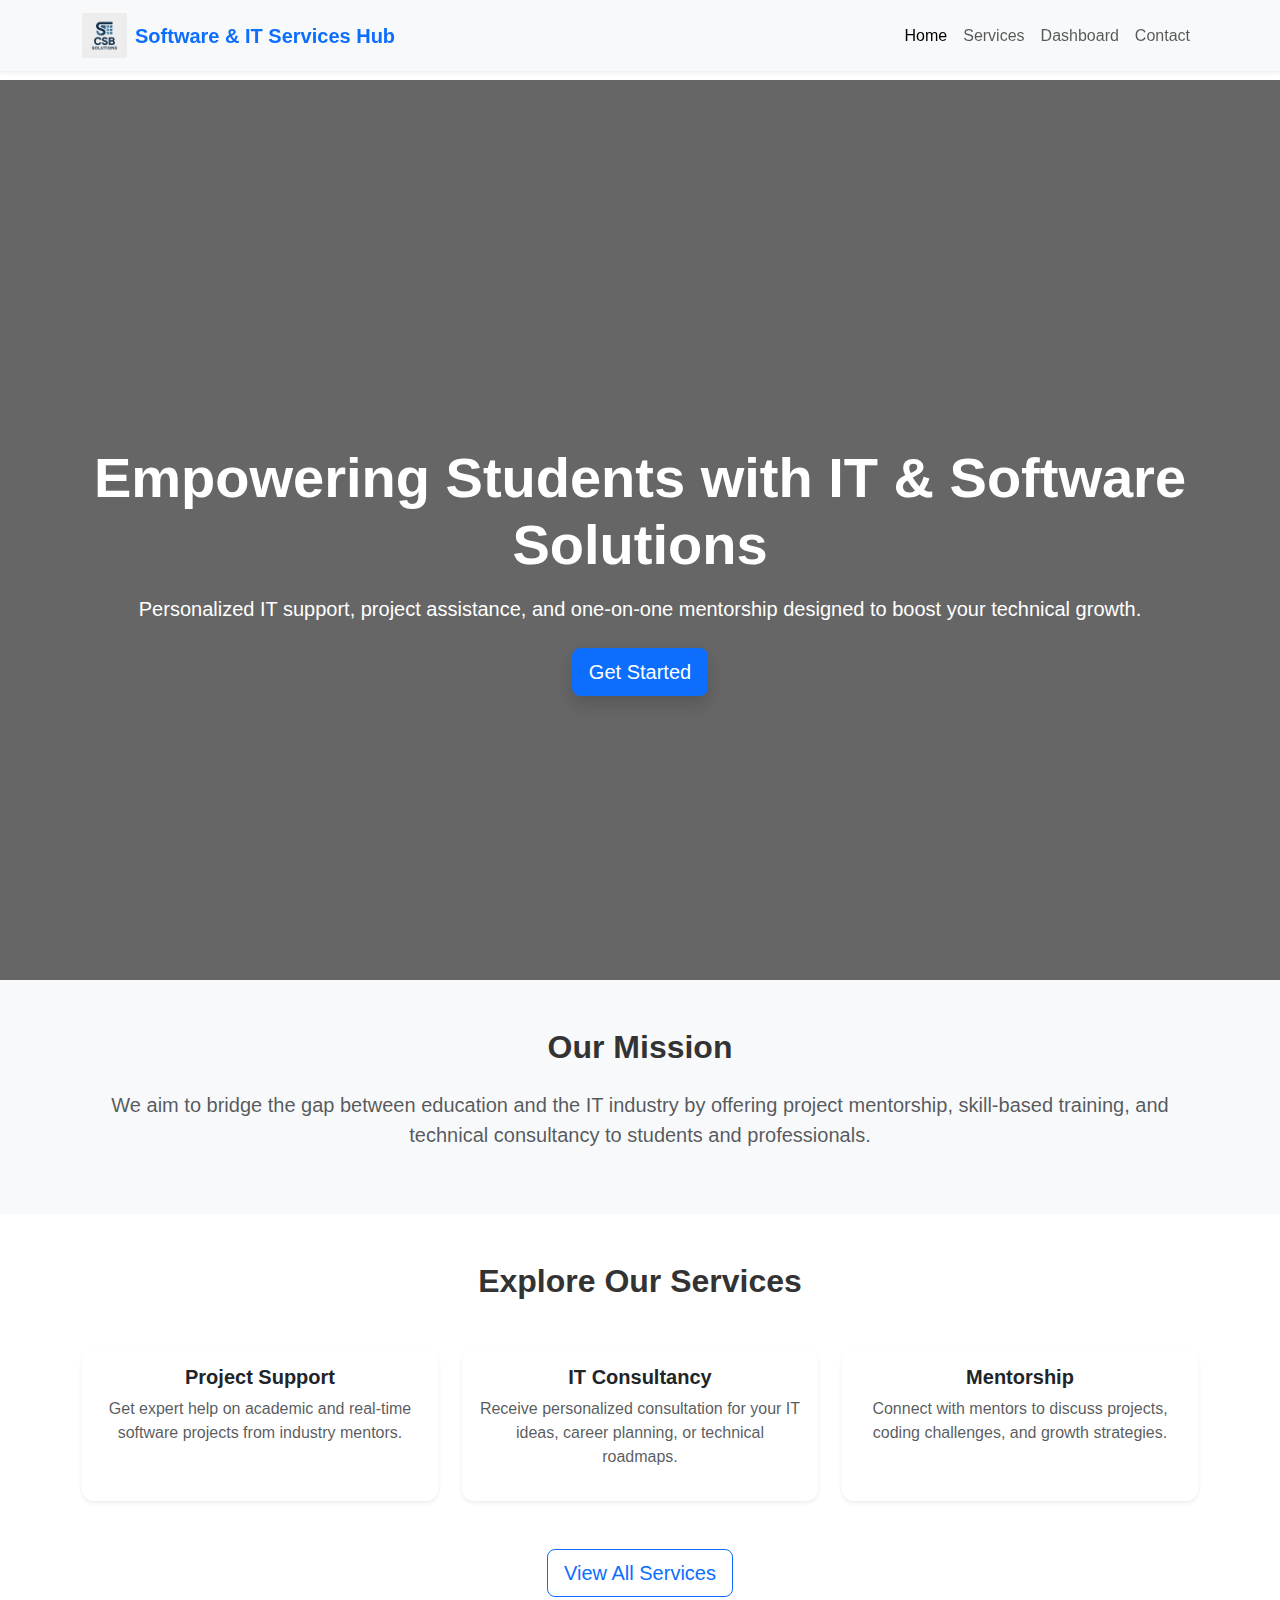
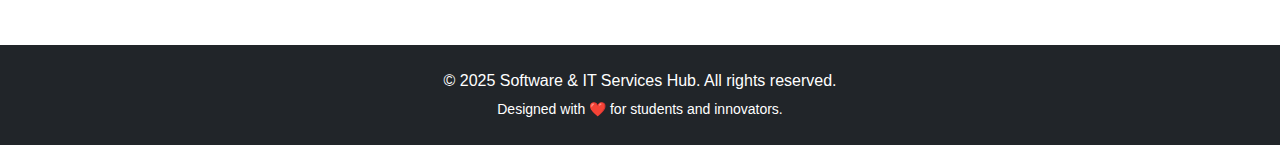
<file: index.html>
<!DOCTYPE html>
<html lang="en">
<head>
  <meta charset="UTF-8">
  <meta name="viewport" content="width=device-width, initial-scale=1.0">
  <title>Software & IT Services Hub</title>

  <!-- Bootstrap CSS -->
  <link href="https://cdn.jsdelivr.net/npm/bootstrap@5.3.3/dist/css/bootstrap.min.css" rel="stylesheet">
  
  <!-- Custom CSS -->
  <link rel="stylesheet" href="style.css">
</head>

<body>
  <!-- Navbar -->
<nav class="navbar navbar-expand-lg navbar-light bg-light shadow-sm fixed-top">
  <div class="container">
    <!-- Logo & Brand -->
    <a class="navbar-brand d-flex align-items-center fw-bold text-primary" href="#">
      <img src="logo.png" alt="CSB Solutions Logo" 
           width="45" height="45" class="me-2">
      Software & IT Services Hub
    </a>

    <!-- Toggler -->
    <button class="navbar-toggler" type="button" data-bs-toggle="collapse" data-bs-target="#navbarNav">
      <span class="navbar-toggler-icon"></span>
    </button>

    <!-- Navbar Links -->
    <div class="collapse navbar-collapse justify-content-end" id="navbarNav">
      <ul class="navbar-nav">
        <li class="nav-item"><a class="nav-link active" href="index.html">Home</a></li>
        <li class="nav-item"><a class="nav-link" href="services.html">Services</a></li>
        <li class="nav-item"><a class="nav-link" href="login.html">Dashboard</a></li>
        <li class="nav-item"><a class="nav-link" href="contact.html">Contact</a></li>
      </ul>
    </div>
  </div>
</nav>

  

  <!-- Hero Section -->
  <section class="hero-section d-flex align-items-center text-white">
    <div class="container text-center">
      <h1 class="display-4 fw-bold mb-3">Empowering Students with IT & Software Solutions</h1>
      <p class="lead mb-4">Personalized IT support, project assistance, and one-on-one mentorship designed to boost your technical growth.</p>
      <a href="services.html" class="btn btn-primary btn-lg shadow">Get Started</a>
    </div>
  </section>

  <!-- About Section -->
  <section class="py-5 bg-light">
    <div class="container text-center">
      <h2 class="fw-bold mb-4">Our Mission</h2>
      <p class="lead text-muted">We aim to bridge the gap between education and the IT industry by offering project mentorship, skill-based training, and technical consultancy to students and professionals.</p>
    </div>
  </section>

  <!-- Services Preview -->
  <section class="py-5">
    <div class="container">
      <h2 class="text-center fw-bold mb-5">Explore Our Services</h2>
      <div class="row g-4">
        <div class="col-md-4">
          <div class="card h-100 shadow-sm border-0 service-card">
            <div class="card-body text-center">
              <i class="bi bi-code-slash display-5 text-primary mb-3"></i>
              <h5 class="fw-bold mb-2">Project Support</h5>
              <p class="text-muted">Get expert help on academic and real-time software projects from industry mentors.</p>
            </div>
          </div>
        </div>

        <div class="col-md-4">
          <div class="card h-100 shadow-sm border-0 service-card">
            <div class="card-body text-center">
              <i class="bi bi-laptop display-5 text-primary mb-3"></i>
              <h5 class="fw-bold mb-2">IT Consultancy</h5>
              <p class="text-muted">Receive personalized consultation for your IT ideas, career planning, or technical roadmaps.</p>
            </div>
          </div>
        </div>

        <div class="col-md-4">
          <div class="card h-100 shadow-sm border-0 service-card">
            <div class="card-body text-center">
              <i class="bi bi-chat-dots display-5 text-primary mb-3"></i>
              <h5 class="fw-bold mb-2">Mentorship</h5>
              <p class="text-muted">Connect with mentors to discuss projects, coding challenges, and growth strategies.</p>
            </div>
          </div>
        </div>
      </div>

      <div class="text-center mt-5">
        <a href="services.html" class="btn btn-outline-primary btn-lg">View All Services</a>
      </div>
    </div>
  </section>

  <!-- Footer -->
  <footer class="bg-dark text-white py-4">
    <div class="container text-center">
      <p class="mb-1">&copy; 2025 Software & IT Services Hub. All rights reserved.</p>
      <small>Designed with ❤️ for students and innovators.</small>
    </div>
  </footer>

  <!-- Bootstrap JS -->
  <script src="https://cdn.jsdelivr.net/npm/bootstrap@5.3.3/dist/js/bootstrap.bundle.min.js"></script>
  <script src="script.js"></script>
</body>
</html>
</file>
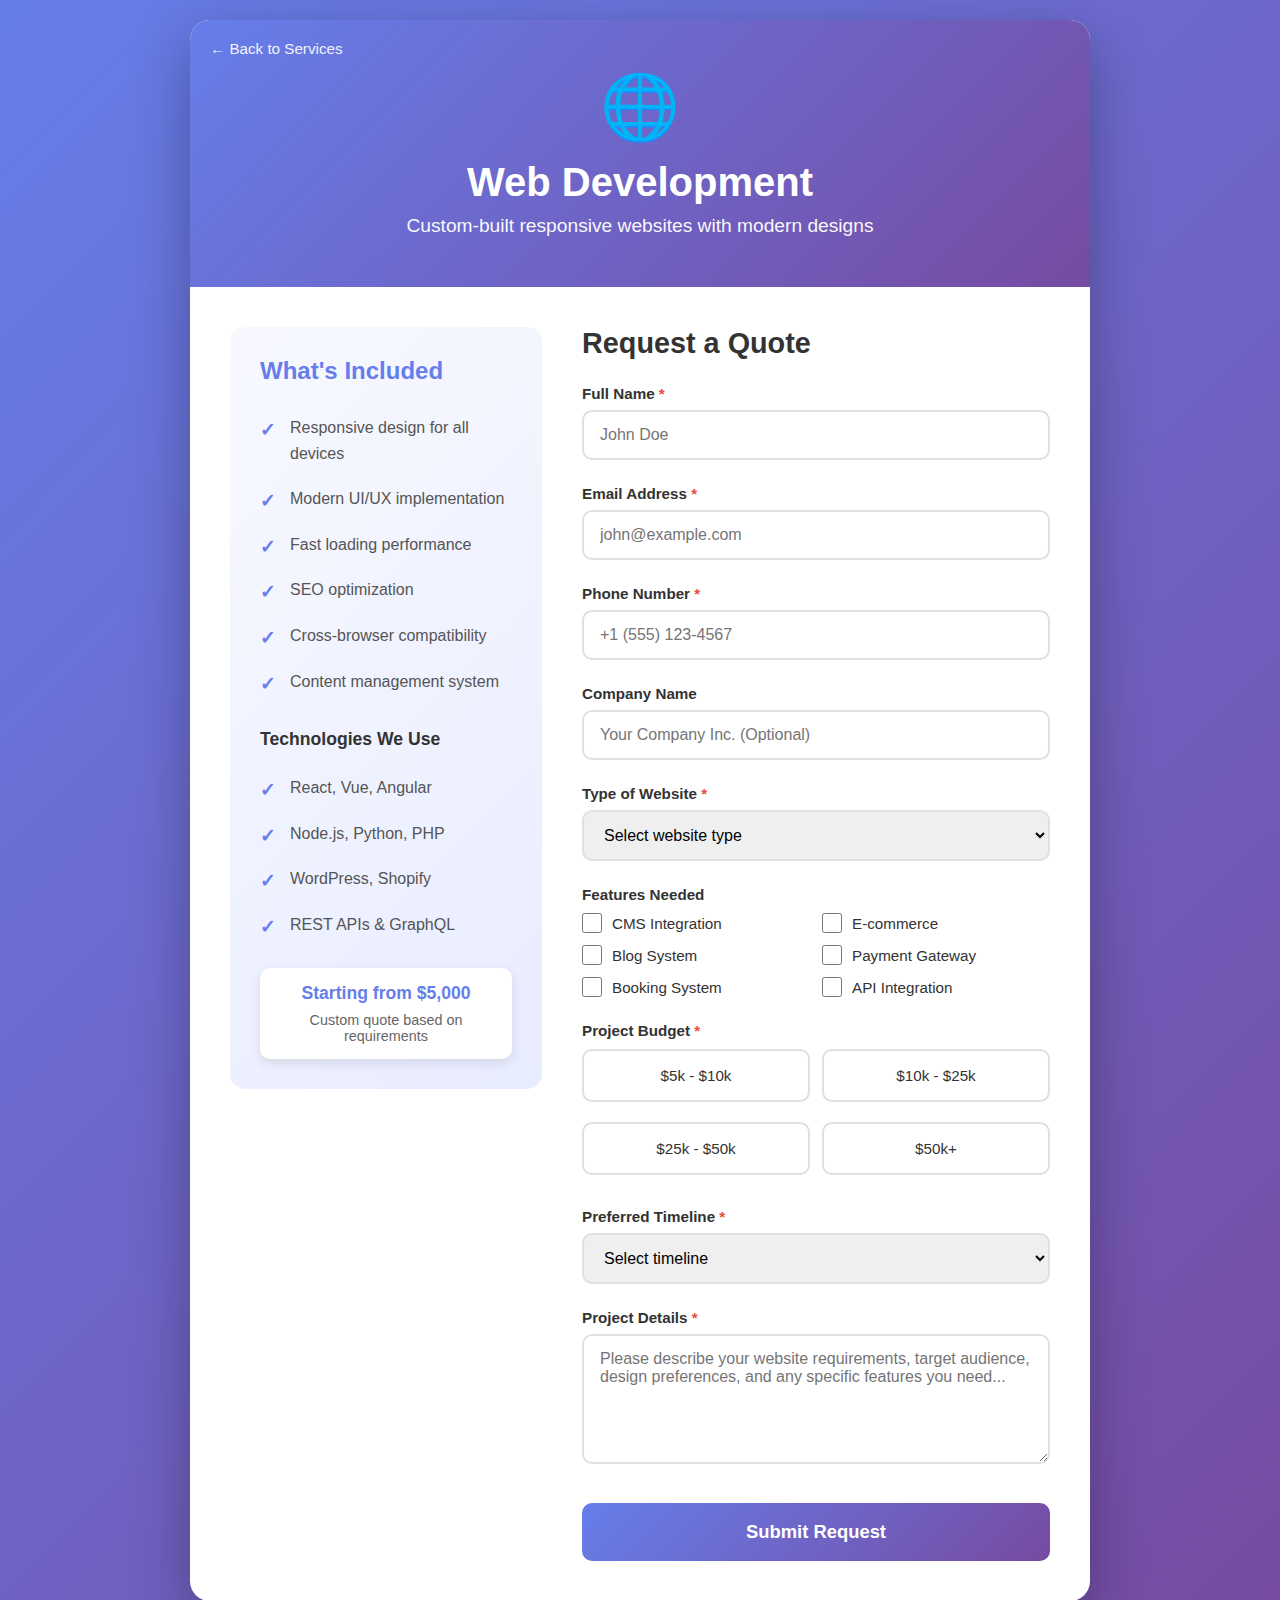
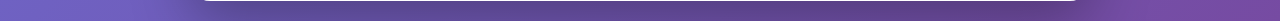
<file: booknow1.html>
<!DOCTYPE html>
<html lang="en">
<head>
    <meta charset="UTF-8">
    <meta name="viewport" content="width=device-width, initial-scale=1.0">
    <title>Book Web Development Service - Software & IT Services Hub</title>
    <style>
        * {
            margin: 0;
            padding: 0;
            box-sizing: border-box;
        }

        body {
            font-family: -apple-system, BlinkMacSystemFont, 'Segoe UI', Roboto, Oxygen, Ubuntu, Cantarell, sans-serif;
            background: linear-gradient(135deg, #667eea 0%, #764ba2 100%);
            min-height: 100vh;
            padding: 20px;
        }

        .container {
            max-width: 900px;
            margin: 0 auto;
            background: white;
            border-radius: 20px;
            box-shadow: 0 20px 60px rgba(0, 0, 0, 0.3);
            overflow: hidden;
        }

        .header {
            background: linear-gradient(135deg, #667eea 0%, #764ba2 100%);
            color: white;
            padding: 50px 40px;
            text-align: center;
            position: relative;
        }

        .header-icon {
            font-size: 4rem;
            margin-bottom: 15px;
            animation: float 3s ease-in-out infinite;
        }

        @keyframes float {
            0%, 100% { transform: translateY(0); }
            50% { transform: translateY(-10px); }
        }

        .header h1 {
            font-size: 2.5rem;
            margin-bottom: 10px;
        }

        .header p {
            font-size: 1.2rem;
            opacity: 0.95;
        }

        .back-link {
            position: absolute;
            top: 20px;
            left: 20px;
            color: white;
            text-decoration: none;
            display: flex;
            align-items: center;
            gap: 8px;
            font-size: 0.95rem;
            opacity: 0.9;
            transition: opacity 0.3s;
        }

        .back-link:hover {
            opacity: 1;
        }

        .content {
            display: grid;
            grid-template-columns: 1fr 1.5fr;
            gap: 40px;
            padding: 40px;
        }

        .service-info {
            background: linear-gradient(135deg, #f8f9ff 0%, #e8ecff 100%);
            padding: 30px;
            border-radius: 15px;
            height: fit-content;
            position: sticky;
            top: 20px;
        }

        .service-info h2 {
            color: #667eea;
            margin-bottom: 20px;
            font-size: 1.5rem;
        }

        .service-info h3 {
            color: #333;
            margin-top: 25px;
            margin-bottom: 15px;
            font-size: 1.1rem;
        }

        .service-info ul {
            list-style: none;
            padding: 0;
        }

        .service-info li {
            padding: 10px 0;
            padding-left: 30px;
            position: relative;
            color: #555;
            line-height: 1.6;
        }

        .service-info li:before {
            content: "✓";
            position: absolute;
            left: 0;
            color: #667eea;
            font-weight: bold;
            font-size: 1.2rem;
        }

        .pricing-badge {
            background: white;
            padding: 15px 20px;
            border-radius: 10px;
            margin-top: 20px;
            text-align: center;
            box-shadow: 0 4px 12px rgba(0, 0, 0, 0.1);
        }

        .pricing-badge strong {
            color: #667eea;
            font-size: 1.1rem;
        }

        .form-container {
            background: white;
        }

        .form-container h2 {
            color: #333;
            margin-bottom: 25px;
            font-size: 1.8rem;
        }

        .form-group {
            margin-bottom: 25px;
        }

        label {
            display: block;
            margin-bottom: 8px;
            font-weight: 600;
            color: #333;
            font-size: 0.95rem;
        }

        .required {
            color: #e74c3c;
        }

        input, textarea, select {
            width: 100%;
            padding: 14px 16px;
            border: 2px solid #e0e0e0;
            border-radius: 10px;
            font-size: 1rem;
            transition: all 0.3s ease;
            font-family: inherit;
        }

        input:focus, textarea:focus, select:focus {
            outline: none;
            border-color: #667eea;
            box-shadow: 0 0 0 3px rgba(102, 126, 234, 0.1);
        }

        textarea {
            resize: vertical;
            min-height: 130px;
        }

        .checkbox-group {
            display: grid;
            grid-template-columns: repeat(auto-fill, minmax(200px, 1fr));
            gap: 12px;
            margin-top: 10px;
        }

        .checkbox-item {
            display: flex;
            align-items: center;
            gap: 10px;
        }

        .checkbox-item input[type="checkbox"] {
            width: 20px;
            height: 20px;
            cursor: pointer;
        }

        .checkbox-item label {
            margin: 0;
            font-weight: 500;
            cursor: pointer;
        }

        .budget-options {
            display: grid;
            grid-template-columns: repeat(2, 1fr);
            gap: 12px;
            margin-top: 10px;
        }

        .budget-option {
            position: relative;
        }

        .budget-option input[type="radio"] {
            display: none;
        }

        .budget-option label {
            display: block;
            padding: 16px;
            border: 2px solid #e0e0e0;
            border-radius: 10px;
            text-align: center;
            cursor: pointer;
            transition: all 0.3s ease;
            font-weight: 500;
        }

        .budget-option input[type="radio"]:checked + label {
            border-color: #667eea;
            background: linear-gradient(135deg, #667eea 0%, #764ba2 100%);
            color: white;
        }

        .submit-btn {
            background: linear-gradient(135deg, #667eea 0%, #764ba2 100%);
            color: white;
            border: none;
            padding: 18px 40px;
            font-size: 1.15rem;
            font-weight: 600;
            border-radius: 10px;
            cursor: pointer;
            width: 100%;
            transition: all 0.3s ease;
            margin-top: 10px;
        }

        .submit-btn:hover {
            transform: translateY(-2px);
            box-shadow: 0 10px 25px rgba(102, 126, 234, 0.4);
        }

        .submit-btn:active {
            transform: translateY(0);
        }

        .success-modal {
            display: none;
            position: fixed;
            top: 0;
            left: 0;
            width: 100%;
            height: 100%;
            background: rgba(0, 0, 0, 0.7);
            z-index: 1000;
            align-items: center;
            justify-content: center;
        }

        .success-modal.show {
            display: flex;
            animation: fadeIn 0.3s ease;
        }

        .success-content {
            background: white;
            padding: 40px;
            border-radius: 20px;
            text-align: center;
            max-width: 500px;
            margin: 20px;
            animation: slideUp 0.4s ease;
        }

        @keyframes fadeIn {
            from { opacity: 0; }
            to { opacity: 1; }
        }

        @keyframes slideUp {
            from {
                opacity: 0;
                transform: translateY(50px);
            }
            to {
                opacity: 1;
                transform: translateY(0);
            }
        }

        .success-icon {
            font-size: 4rem;
            margin-bottom: 20px;
        }

        .success-content h2 {
            color: #4caf50;
            margin-bottom: 15px;
        }

        .success-content p {
            color: #666;
            margin-bottom: 25px;
            line-height: 1.6;
        }

        .close-btn {
            background: #667eea;
            color: white;
            border: none;
            padding: 12px 30px;
            border-radius: 8px;
            cursor: pointer;
            font-size: 1rem;
            font-weight: 600;
        }

        @media (max-width: 768px) {
            .content {
                grid-template-columns: 1fr;
                padding: 25px;
            }

            .service-info {
                position: static;
            }

            .header h1 {
                font-size: 1.8rem;
            }

            .budget-options {
                grid-template-columns: 1fr;
            }
        }
    </style>
</head>
<body>
    <div class="container">
        <div class="header">
            <a href="services.html" class="back-link">← Back to Services</a>
            <div class="header-icon">🌐</div>
            <h1>Web Development</h1>
            <p>Custom-built responsive websites with modern designs</p>
        </div>

        <div class="content">
            <div class="service-info">
                <h2>What's Included</h2>
                <ul>
                    <li>Responsive design for all devices</li>
                    <li>Modern UI/UX implementation</li>
                    <li>Fast loading performance</li>
                    <li>SEO optimization</li>
                    <li>Cross-browser compatibility</li>
                    <li>Content management system</li>
                </ul>

                <h3>Technologies We Use</h3>
                <ul>
                    <li>React, Vue, Angular</li>
                    <li>Node.js, Python, PHP</li>
                    <li>WordPress, Shopify</li>
                    <li>REST APIs & GraphQL</li>
                </ul>

                <div class="pricing-badge">
                    <strong>Starting from $5,000</strong>
                    <p style="margin-top: 8px; color: #666; font-size: 0.9rem;">Custom quote based on requirements</p>
                </div>
            </div>

            <div class="form-container">
                <h2>Request a Quote</h2>
                <form id="bookingForm">
                    <div class="form-group">
                        <label for="name">Full Name <span class="required">*</span></label>
                        <input type="text" id="name" name="name" required placeholder="John Doe">
                    </div>

                    <div class="form-group">
                        <label for="email">Email Address <span class="required">*</span></label>
                        <input type="email" id="email" name="email" required placeholder="john@example.com">
                    </div>

                    <div class="form-group">
                        <label for="phone">Phone Number <span class="required">*</span></label>
                        <input type="tel" id="phone" name="phone" required placeholder="+1 (555) 123-4567">
                    </div>

                    <div class="form-group">
                        <label for="company">Company Name</label>
                        <input type="text" id="company" name="company" placeholder="Your Company Inc. (Optional)">
                    </div>

                    <div class="form-group">
                        <label for="websiteType">Type of Website <span class="required">*</span></label>
                        <select id="websiteType" name="websiteType" required>
                            <option value="">Select website type</option>
                            <option value="business">Business/Corporate Website</option>
                            <option value="ecommerce">E-commerce Store</option>
                            <option value="portfolio">Portfolio Website</option>
                            <option value="blog">Blog/Magazine</option>
                            <option value="landing">Landing Page</option>
                            <option value="webapp">Web Application</option>
                            <option value="other">Other</option>
                        </select>
                    </div>

                    <div class="form-group">
                        <label>Features Needed</label>
                        <div class="checkbox-group">
                            <div class="checkbox-item">
                                <input type="checkbox" id="feature1" name="features" value="cms">
                                <label for="feature1">CMS Integration</label>
                            </div>
                            <div class="checkbox-item">
                                <input type="checkbox" id="feature2" name="features" value="ecommerce">
                                <label for="feature2">E-commerce</label>
                            </div>
                            <div class="checkbox-item">
                                <input type="checkbox" id="feature3" name="features" value="blog">
                                <label for="feature3">Blog System</label>
                            </div>
                            <div class="checkbox-item">
                                <input type="checkbox" id="feature4" name="features" value="payment">
                                <label for="feature4">Payment Gateway</label>
                            </div>
                            <div class="checkbox-item">
                                <input type="checkbox" id="feature5" name="features" value="booking">
                                <label for="feature5">Booking System</label>
                            </div>
                            <div class="checkbox-item">
                                <input type="checkbox" id="feature6" name="features" value="api">
                                <label for="feature6">API Integration</label>
                            </div>
                        </div>
                    </div>

                    <div class="form-group">
                        <label>Project Budget <span class="required">*</span></label>
                        <div class="budget-options">
                            <div class="budget-option">
                                <input type="radio" id="budget1" name="budget" value="$5k-$10k" required>
                                <label for="budget1">$5k - $10k</label>
                            </div>
                            <div class="budget-option">
                                <input type="radio" id="budget2" name="budget" value="$10k-$25k">
                                <label for="budget2">$10k - $25k</label>
                            </div>
                            <div class="budget-option">
                                <input type="radio" id="budget3" name="budget" value="$25k-$50k">
                                <label for="budget3">$25k - $50k</label>
                            </div>
                            <div class="budget-option">
                                <input type="radio" id="budget4" name="budget" value="$50k+">
                                <label for="budget4">$50k+</label>
                            </div>
                        </div>
                    </div>

                    <div class="form-group">
                        <label for="timeline">Preferred Timeline <span class="required">*</span></label>
                        <select id="timeline" name="timeline" required>
                            <option value="">Select timeline</option>
                            <option value="urgent">As soon as possible</option>
                            <option value="1-2months">1-2 months</option>
                            <option value="2-3months">2-3 months</option>
                            <option value="3-6months">3-6 months</option>
                            <option value="flexible">Flexible</option>
                        </select>
                    </div>

                    <div class="form-group">
                        <label for="details">Project Details <span class="required">*</span></label>
                        <textarea id="details" name="details" required placeholder="Please describe your website requirements, target audience, design preferences, and any specific features you need..."></textarea>
                    </div>

                    <button type="submit" class="submit-btn">Submit Request</button>
                </form>
            </div>
        </div>
    </div>

    <div id="successModal" class="success-modal">
        <div class="success-content">
            <div class="success-icon">✓</div>
            <h2>Request Submitted Successfully!</h2>
            <p>Thank you for choosing our web development services. Our team will review your requirements and contact you within 24 hours to discuss your project in detail.</p>
            <button class="close-btn" onclick="closeModal()">Close</button>
        </div>
    </div>

    <script>
        const form = document.getElementById('bookingForm');
        const modal = document.getElementById('successModal');

        form.addEventListener('submit', function(e) {
            e.preventDefault();

            const formData = new FormData(form);
            const data = {
                service: 'Web Development',
                name: formData.get('name'),
                email: formData.get('email'),
                phone: formData.get('phone'),
                company: formData.get('company'),
                websiteType: formData.get('websiteType'),
                features: formData.getAll('features'),
                budget: formData.get('budget'),
                timeline: formData.get('timeline'),
                details: formData.get('details')
            };

            console.log('Booking submitted:', data);

            modal.classList.add('show');
        });

        function closeModal() {
            modal.classList.remove('show');
            form.reset();
        }

        modal.addEventListener('click', function(e) {
            if (e.target === modal) {
                closeModal();
            }
        });
    </script>
</body>
</html>
</file>
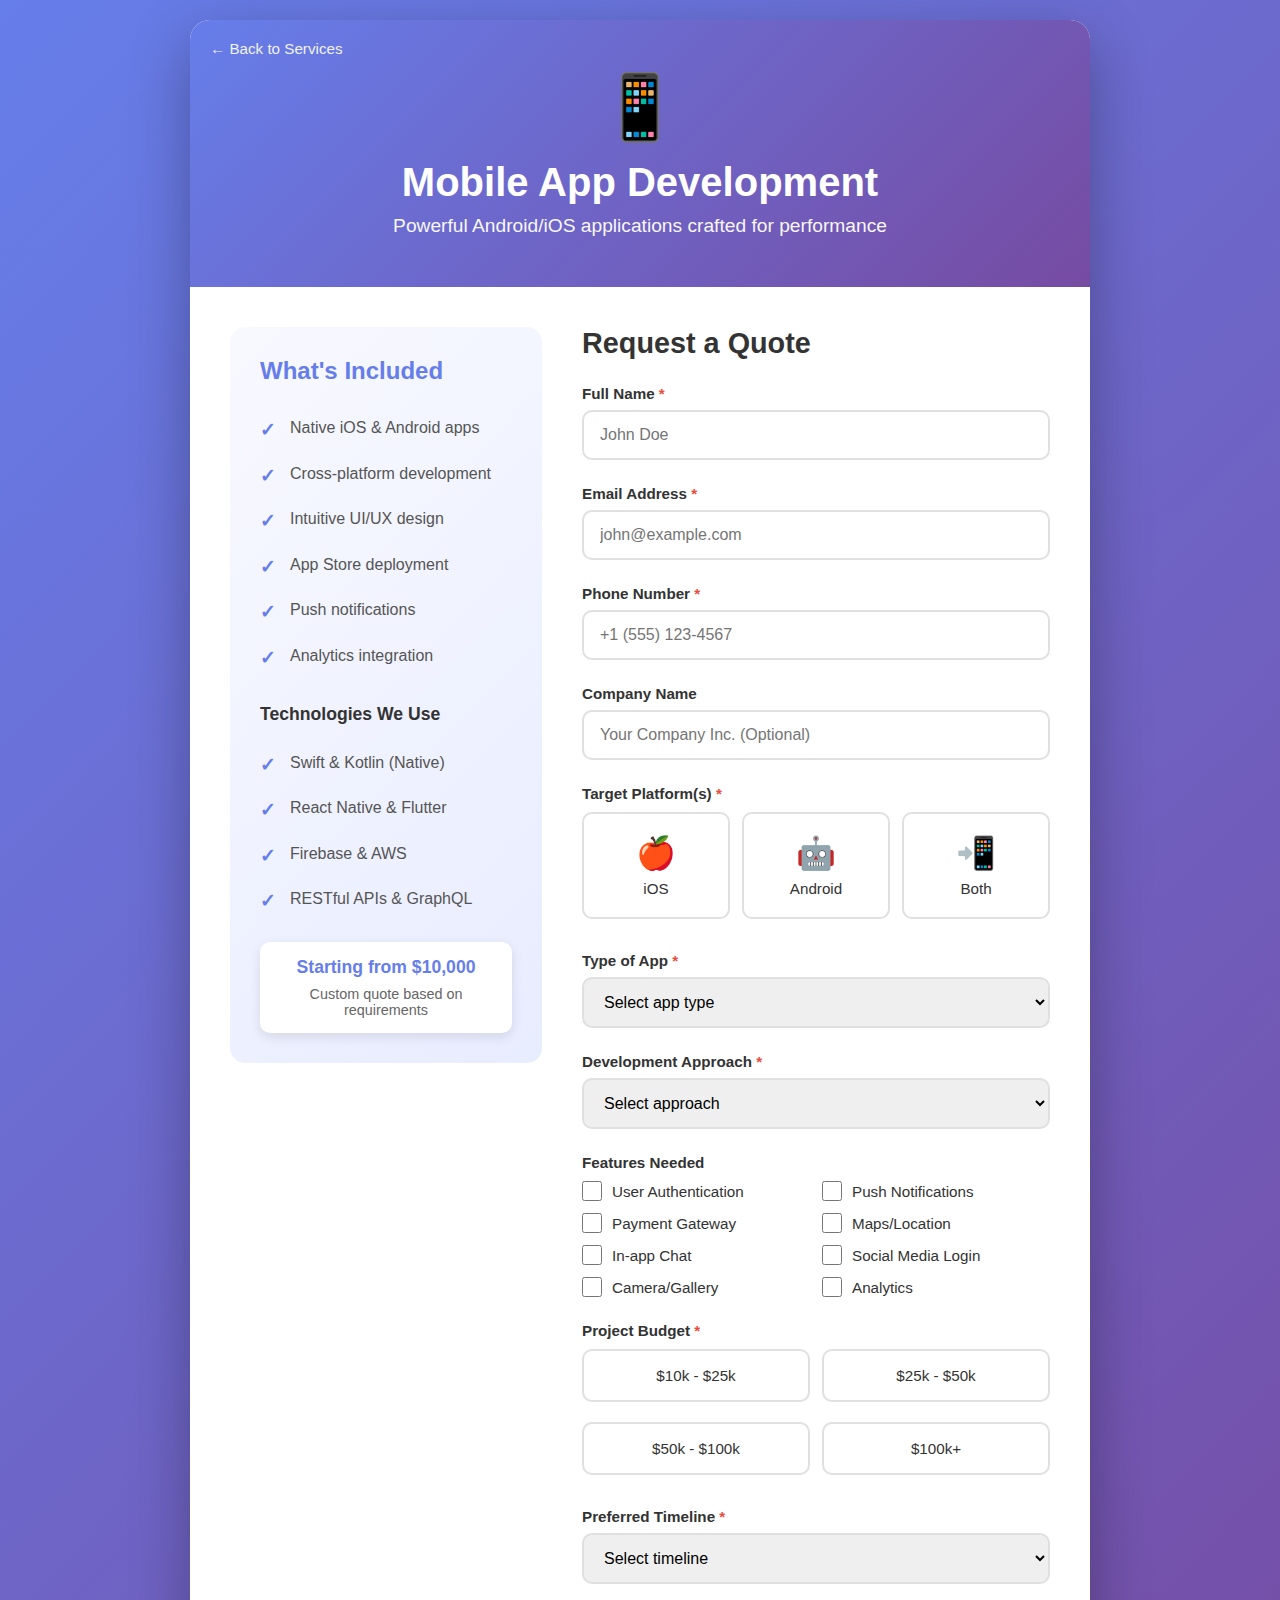
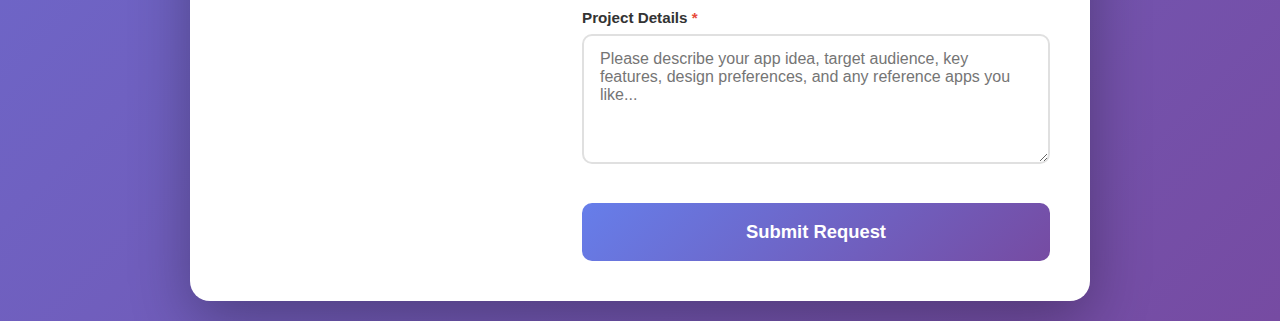
<file: booknow2.html>
<!DOCTYPE html>
<html lang="en">
<head>
    <meta charset="UTF-8">
    <meta name="viewport" content="width=device-width, initial-scale=1.0">
    <title>Book Mobile App Development Service - Software & IT Services Hub</title>
    <style>
        * {
            margin: 0;
            padding: 0;
            box-sizing: border-box;
        }

        body {
            font-family: -apple-system, BlinkMacSystemFont, 'Segoe UI', Roboto, Oxygen, Ubuntu, Cantarell, sans-serif;
            background: linear-gradient(135deg, #667eea 0%, #764ba2 100%);
            min-height: 100vh;
            padding: 20px;
        }

        .container {
            max-width: 900px;
            margin: 0 auto;
            background: white;
            border-radius: 20px;
            box-shadow: 0 20px 60px rgba(0, 0, 0, 0.3);
            overflow: hidden;
        }

        .header {
            background: linear-gradient(135deg, #667eea 0%, #764ba2 100%);
            color: white;
            padding: 50px 40px;
            text-align: center;
            position: relative;
        }

        .header-icon {
            font-size: 4rem;
            margin-bottom: 15px;
            animation: float 3s ease-in-out infinite;
        }

        @keyframes float {
            0%, 100% { transform: translateY(0); }
            50% { transform: translateY(-10px); }
        }

        .header h1 {
            font-size: 2.5rem;
            margin-bottom: 10px;
        }

        .header p {
            font-size: 1.2rem;
            opacity: 0.95;
        }

        .back-link {
            position: absolute;
            top: 20px;
            left: 20px;
            color: white;
            text-decoration: none;
            display: flex;
            align-items: center;
            gap: 8px;
            font-size: 0.95rem;
            opacity: 0.9;
            transition: opacity 0.3s;
        }

        .back-link:hover {
            opacity: 1;
        }

        .content {
            display: grid;
            grid-template-columns: 1fr 1.5fr;
            gap: 40px;
            padding: 40px;
        }

        .service-info {
            background: linear-gradient(135deg, #f8f9ff 0%, #e8ecff 100%);
            padding: 30px;
            border-radius: 15px;
            height: fit-content;
            position: sticky;
            top: 20px;
        }

        .service-info h2 {
            color: #667eea;
            margin-bottom: 20px;
            font-size: 1.5rem;
        }

        .service-info h3 {
            color: #333;
            margin-top: 25px;
            margin-bottom: 15px;
            font-size: 1.1rem;
        }

        .service-info ul {
            list-style: none;
            padding: 0;
        }

        .service-info li {
            padding: 10px 0;
            padding-left: 30px;
            position: relative;
            color: #555;
            line-height: 1.6;
        }

        .service-info li:before {
            content: "✓";
            position: absolute;
            left: 0;
            color: #667eea;
            font-weight: bold;
            font-size: 1.2rem;
        }

        .pricing-badge {
            background: white;
            padding: 15px 20px;
            border-radius: 10px;
            margin-top: 20px;
            text-align: center;
            box-shadow: 0 4px 12px rgba(0, 0, 0, 0.1);
        }

        .pricing-badge strong {
            color: #667eea;
            font-size: 1.1rem;
        }

        .form-container {
            background: white;
        }

        .form-container h2 {
            color: #333;
            margin-bottom: 25px;
            font-size: 1.8rem;
        }

        .form-group {
            margin-bottom: 25px;
        }

        label {
            display: block;
            margin-bottom: 8px;
            font-weight: 600;
            color: #333;
            font-size: 0.95rem;
        }

        .required {
            color: #e74c3c;
        }

        input, textarea, select {
            width: 100%;
            padding: 14px 16px;
            border: 2px solid #e0e0e0;
            border-radius: 10px;
            font-size: 1rem;
            transition: all 0.3s ease;
            font-family: inherit;
        }

        input:focus, textarea:focus, select:focus {
            outline: none;
            border-color: #667eea;
            box-shadow: 0 0 0 3px rgba(102, 126, 234, 0.1);
        }

        textarea {
            resize: vertical;
            min-height: 130px;
        }

        .platform-options {
            display: grid;
            grid-template-columns: repeat(3, 1fr);
            gap: 12px;
            margin-top: 10px;
        }

        .platform-option {
            position: relative;
        }

        .platform-option input[type="checkbox"] {
            display: none;
        }

        .platform-option label {
            display: flex;
            flex-direction: column;
            align-items: center;
            gap: 8px;
            padding: 20px 10px;
            border: 2px solid #e0e0e0;
            border-radius: 10px;
            cursor: pointer;
            transition: all 0.3s ease;
            font-weight: 500;
            text-align: center;
        }

        .platform-option .platform-icon {
            font-size: 2rem;
        }

        .platform-option input[type="checkbox"]:checked + label {
            border-color: #667eea;
            background: linear-gradient(135deg, #667eea 0%, #764ba2 100%);
            color: white;
        }

        .checkbox-group {
            display: grid;
            grid-template-columns: repeat(auto-fill, minmax(200px, 1fr));
            gap: 12px;
            margin-top: 10px;
        }

        .checkbox-item {
            display: flex;
            align-items: center;
            gap: 10px;
        }

        .checkbox-item input[type="checkbox"] {
            width: 20px;
            height: 20px;
            cursor: pointer;
        }

        .checkbox-item label {
            margin: 0;
            font-weight: 500;
            cursor: pointer;
        }

        .budget-options {
            display: grid;
            grid-template-columns: repeat(2, 1fr);
            gap: 12px;
            margin-top: 10px;
        }

        .budget-option {
            position: relative;
        }

        .budget-option input[type="radio"] {
            display: none;
        }

        .budget-option label {
            display: block;
            padding: 16px;
            border: 2px solid #e0e0e0;
            border-radius: 10px;
            text-align: center;
            cursor: pointer;
            transition: all 0.3s ease;
            font-weight: 500;
        }

        .budget-option input[type="radio"]:checked + label {
            border-color: #667eea;
            background: linear-gradient(135deg, #667eea 0%, #764ba2 100%);
            color: white;
        }

        .submit-btn {
            background: linear-gradient(135deg, #667eea 0%, #764ba2 100%);
            color: white;
            border: none;
            padding: 18px 40px;
            font-size: 1.15rem;
            font-weight: 600;
            border-radius: 10px;
            cursor: pointer;
            width: 100%;
            transition: all 0.3s ease;
            margin-top: 10px;
        }

        .submit-btn:hover {
            transform: translateY(-2px);
            box-shadow: 0 10px 25px rgba(102, 126, 234, 0.4);
        }

        .submit-btn:active {
            transform: translateY(0);
        }

        .success-modal {
            display: none;
            position: fixed;
            top: 0;
            left: 0;
            width: 100%;
            height: 100%;
            background: rgba(0, 0, 0, 0.7);
            z-index: 1000;
            align-items: center;
            justify-content: center;
        }

        .success-modal.show {
            display: flex;
            animation: fadeIn 0.3s ease;
        }

        .success-content {
            background: white;
            padding: 40px;
            border-radius: 20px;
            text-align: center;
            max-width: 500px;
            margin: 20px;
            animation: slideUp 0.4s ease;
        }

        @keyframes fadeIn {
            from { opacity: 0; }
            to { opacity: 1; }
        }

        @keyframes slideUp {
            from {
                opacity: 0;
                transform: translateY(50px);
            }
            to {
                opacity: 1;
                transform: translateY(0);
            }
        }

        .success-icon {
            font-size: 4rem;
            margin-bottom: 20px;
        }

        .success-content h2 {
            color: #4caf50;
            margin-bottom: 15px;
        }

        .success-content p {
            color: #666;
            margin-bottom: 25px;
            line-height: 1.6;
        }

        .close-btn {
            background: #667eea;
            color: white;
            border: none;
            padding: 12px 30px;
            border-radius: 8px;
            cursor: pointer;
            font-size: 1rem;
            font-weight: 600;
        }

        @media (max-width: 768px) {
            .content {
                grid-template-columns: 1fr;
                padding: 25px;
            }

            .service-info {
                position: static;
            }

            .header h1 {
                font-size: 1.8rem;
            }

            .budget-options {
                grid-template-columns: 1fr;
            }

            .platform-options {
                grid-template-columns: 1fr;
            }
        }
    </style>
</head>
<body>
    <div class="container">
        <div class="header">
            <a href="services.html" class="back-link">← Back to Services</a>
            <div class="header-icon">📱</div>
            <h1>Mobile App Development</h1>
            <p>Powerful Android/iOS applications crafted for performance</p>
        </div>

        <div class="content">
            <div class="service-info">
                <h2>What's Included</h2>
                <ul>
                    <li>Native iOS & Android apps</li>
                    <li>Cross-platform development</li>
                    <li>Intuitive UI/UX design</li>
                    <li>App Store deployment</li>
                    <li>Push notifications</li>
                    <li>Analytics integration</li>
                </ul>

                <h3>Technologies We Use</h3>
                <ul>
                    <li>Swift & Kotlin (Native)</li>
                    <li>React Native & Flutter</li>
                    <li>Firebase & AWS</li>
                    <li>RESTful APIs & GraphQL</li>
                </ul>

                <div class="pricing-badge">
                    <strong>Starting from $10,000</strong>
                    <p style="margin-top: 8px; color: #666; font-size: 0.9rem;">Custom quote based on requirements</p>
                </div>
            </div>

            <div class="form-container">
                <h2>Request a Quote</h2>
                <form id="bookingForm">
                    <div class="form-group">
                        <label for="name">Full Name <span class="required">*</span></label>
                        <input type="text" id="name" name="name" required placeholder="John Doe">
                    </div>

                    <div class="form-group">
                        <label for="email">Email Address <span class="required">*</span></label>
                        <input type="email" id="email" name="email" required placeholder="john@example.com">
                    </div>

                    <div class="form-group">
                        <label for="phone">Phone Number <span class="required">*</span></label>
                        <input type="tel" id="phone" name="phone" required placeholder="+1 (555) 123-4567">
                    </div>

                    <div class="form-group">
                        <label for="company">Company Name</label>
                        <input type="text" id="company" name="company" placeholder="Your Company Inc. (Optional)">
                    </div>

                    <div class="form-group">
                        <label>Target Platform(s) <span class="required">*</span></label>
                        <div class="platform-options">
                            <div class="platform-option">
                                <input type="checkbox" id="ios" name="platform" value="ios" required>
                                <label for="ios">
                                    <span class="platform-icon">🍎</span>
                                    <span>iOS</span>
                                </label>
                            </div>
                            <div class="platform-option">
                                <input type="checkbox" id="android" name="platform" value="android">
                                <label for="android">
                                    <span class="platform-icon">🤖</span>
                                    <span>Android</span>
                                </label>
                            </div>
                            <div class="platform-option">
                                <input type="checkbox" id="both" name="platform" value="both">
                                <label for="both">
                                    <span class="platform-icon">📲</span>
                                    <span>Both</span>
                                </label>
                            </div>
                        </div>
                    </div>

                    <div class="form-group">
                        <label for="appType">Type of App <span class="required">*</span></label>
                        <select id="appType" name="appType" required>
                            <option value="">Select app type</option>
                            <option value="ecommerce">E-commerce App</option>
                            <option value="social">Social Networking</option>
                            <option value="delivery">Food/Delivery Service</option>
                            <option value="healthcare">Healthcare/Fitness</option>
                            <option value="education">Education/E-learning</option>
                            <option value="entertainment">Entertainment/Media</option>
                            <option value="business">Business/Productivity</option>
                            <option value="booking">Booking/Reservation</option>
                            <option value="finance">Finance/Banking</option>
                            <option value="other">Other</option>
                        </select>
                    </div>

                    <div class="form-group">
                        <label for="approach">Development Approach <span class="required">*</span></label>
                        <select id="approach" name="approach" required>
                            <option value="">Select approach</option>
                            <option value="native">Native (Swift/Kotlin) - Best Performance</option>
                            <option value="react-native">React Native - Cost Effective</option>
                            <option value="flutter">Flutter - Cross Platform</option>
                            <option value="not-sure">Not Sure - Need Consultation</option>
                        </select>
                    </div>

                    <div class="form-group">
                        <label>Features Needed</label>
                        <div class="checkbox-group">
                            <div class="checkbox-item">
                                <input type="checkbox" id="feature1" name="features" value="authentication">
                                <label for="feature1">User Authentication</label>
                            </div>
                            <div class="checkbox-item">
                                <input type="checkbox" id="feature2" name="features" value="push">
                                <label for="feature2">Push Notifications</label>
                            </div>
                            <div class="checkbox-item">
                                <input type="checkbox" id="feature3" name="features" value="payment">
                                <label for="feature3">Payment Gateway</label>
                            </div>
                            <div class="checkbox-item">
                                <input type="checkbox" id="feature4" name="features" value="maps">
                                <label for="feature4">Maps/Location</label>
                            </div>
                            <div class="checkbox-item">
                                <input type="checkbox" id="feature5" name="features" value="chat">
                                <label for="feature5">In-app Chat</label>
                            </div>
                            <div class="checkbox-item">
                                <input type="checkbox" id="feature6" name="features" value="social">
                                <label for="feature6">Social Media Login</label>
                            </div>
                            <div class="checkbox-item">
                                <input type="checkbox" id="feature7" name="features" value="camera">
                                <label for="feature7">Camera/Gallery</label>
                            </div>
                            <div class="checkbox-item">
                                <input type="checkbox" id="feature8" name="features" value="analytics">
                                <label for="feature8">Analytics</label>
                            </div>
                        </div>
                    </div>

                    <div class="form-group">
                        <label>Project Budget <span class="required">*</span></label>
                        <div class="budget-options">
                            <div class="budget-option">
                                <input type="radio" id="budget1" name="budget" value="$10k-$25k" required>
                                <label for="budget1">$10k - $25k</label>
                            </div>
                            <div class="budget-option">
                                <input type="radio" id="budget2" name="budget" value="$25k-$50k">
                                <label for="budget2">$25k - $50k</label>
                            </div>
                            <div class="budget-option">
                                <input type="radio" id="budget3" name="budget" value="$50k-$100k">
                                <label for="budget3">$50k - $100k</label>
                            </div>
                            <div class="budget-option">
                                <input type="radio" id="budget4" name="budget" value="$100k+">
                                <label for="budget4">$100k+</label>
                            </div>
                        </div>
                    </div>

                    <div class="form-group">
                        <label for="timeline">Preferred Timeline <span class="required">*</span></label>
                        <select id="timeline" name="timeline" required>
                            <option value="">Select timeline</option>
                            <option value="urgent">As soon as possible</option>
                            <option value="2-3months">2-3 months</option>
                            <option value="3-6months">3-6 months</option>
                            <option value="6-12months">6-12 months</option>
                            <option value="flexible">Flexible</option>
                        </select>
                    </div>

                    <div class="form-group">
                        <label for="details">Project Details <span class="required">*</span></label>
                        <textarea id="details" name="details" required placeholder="Please describe your app idea, target audience, key features, design preferences, and any reference apps you like..."></textarea>
                    </div>

                    <button type="submit" class="submit-btn">Submit Request</button>
                </form>
            </div>
        </div>
    </div>

    <div id="successModal" class="success-modal">
        <div class="success-content">
            <div class="success-icon">✓</div>
            <h2>Request Submitted Successfully!</h2>
            <p>Thank you for choosing our mobile app development services. Our team will review your requirements and contact you within 24 hours to discuss your app project in detail.</p>
            <button class="close-btn" onclick="closeModal()">Close</button>
        </div>
    </div>

    <script>
        const form = document.getElementById('bookingForm');
        const modal = document.getElementById('successModal');
        const platformCheckboxes = document.querySelectorAll('input[name="platform"]');

        // Handle platform selection logic
        platformCheckboxes.forEach(checkbox => {
            checkbox.addEventListener('change', function() {
                if (this.value === 'both' && this.checked) {
                    platformCheckboxes.forEach(cb => {
                        if (cb.value !== 'both') cb.checked = false;
                    });
                } else if (this.value !== 'both' && this.checked) {
                    platformCheckboxes.forEach(cb => {
                        if (cb.value === 'both') cb.checked = false;
                    });
                }
            });
        });

        form.addEventListener('submit', function(e) {
            e.preventDefault();

            const formData = new FormData(form);
            const data = {
                service: 'Mobile App Development',
                name: formData.get('name'),
                email: formData.get('email'),
                phone: formData.get('phone'),
                company: formData.get('company'),
                platform: formData.getAll('platform'),
                appType: formData.get('appType'),
                approach: formData.get('approach'),
                features: formData.getAll('features'),
                budget: formData.get('budget'),
                timeline: formData.get('timeline'),
                details: formData.get('details')
            };

            console.log('Booking submitted:', data);

            modal.classList.add('show');
        });

        function closeModal() {
            modal.classList.remove('show');
            form.reset();
        }

        modal.addEventListener('click', function(e) {
            if (e.target === modal) {
                closeModal();
            }
        });
    </script>
</body>
</html>
</file>
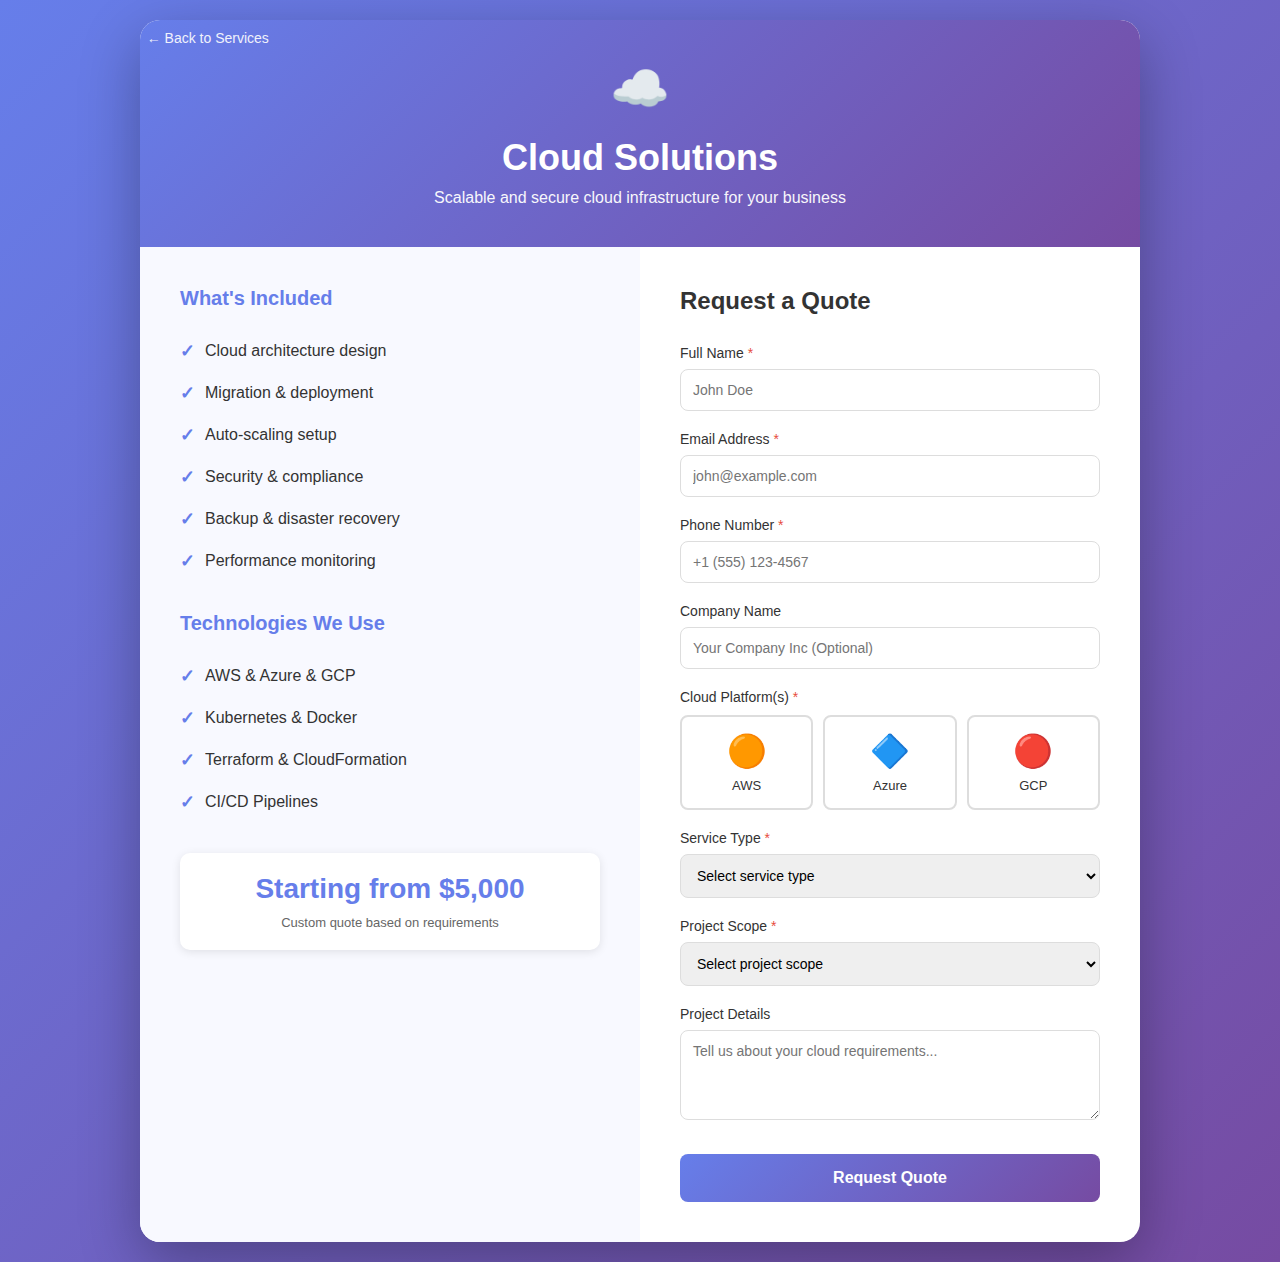
<file: booknow3.html>
<!DOCTYPE html>
<html lang="en">
<head>
    <meta charset="UTF-8">
    <meta name="viewport" content="width=device-width, initial-scale=1.0">
    <title>Cloud Solutions - Book Now</title>
    <style>
        * {
            margin: 0;
            padding: 0;
            box-sizing: border-box;
        }

        body {
            font-family: 'Segoe UI', Tahoma, Geneva, Verdana, sans-serif;
            background: linear-gradient(135deg, #667eea 0%, #764ba2 100%);
            min-height: 100vh;
            padding: 20px;
        }

        .container {
            max-width: 1000px;
            margin: 0 auto;
            background: white;
            border-radius: 20px;
            box-shadow: 0 20px 60px rgba(0, 0, 0, 0.3);
            overflow: hidden;
        }

        .header {
            background: linear-gradient(135deg, #667eea 0%, #764ba2 100%);
            color: white;
            padding: 40px;
            text-align: center;
        }

        .back-btn {
            position: absolute;
            top: 30px;
            left: 30px;
            color: white;
            text-decoration: none;
            font-size: 14px;
            display: flex;
            align-items: center;
            gap: 5px;
            opacity: 0.9;
            transition: opacity 0.3s;
        }

        .back-btn:hover {
            opacity: 1;
        }

        .icon {
            font-size: 48px;
            margin-bottom: 20px;
        }

        .header h1 {
            font-size: 36px;
            margin-bottom: 10px;
            font-weight: 600;
        }

        .header p {
            font-size: 16px;
            opacity: 0.95;
        }

        .content {
            display: grid;
            grid-template-columns: 1fr 1fr;
            gap: 0;
        }

        .left-section {
            padding: 40px;
            background: #f8f9ff;
        }

        .right-section {
            padding: 40px;
        }

        .section-title {
            color: #667eea;
            font-size: 20px;
            font-weight: 600;
            margin-bottom: 20px;
        }

        .feature-list {
            list-style: none;
            margin-bottom: 30px;
        }

        .feature-list li {
            padding: 10px 0;
            display: flex;
            align-items: center;
            gap: 10px;
            color: #333;
        }

        .feature-list li:before {
            content: "✓";
            color: #667eea;
            font-weight: bold;
            font-size: 18px;
        }

        .pricing {
            background: white;
            padding: 20px;
            border-radius: 10px;
            text-align: center;
            box-shadow: 0 2px 10px rgba(0, 0, 0, 0.1);
        }

        .pricing .price {
            font-size: 28px;
            color: #667eea;
            font-weight: bold;
            margin-bottom: 10px;
        }

        .pricing .note {
            font-size: 13px;
            color: #666;
        }

        .form-title {
            color: #333;
            font-size: 24px;
            font-weight: 600;
            margin-bottom: 30px;
        }

        .form-group {
            margin-bottom: 20px;
        }

        label {
            display: block;
            margin-bottom: 8px;
            color: #333;
            font-size: 14px;
            font-weight: 500;
        }

        label .required {
            color: #e74c3c;
        }

        input, select, textarea {
            width: 100%;
            padding: 12px;
            border: 1px solid #ddd;
            border-radius: 8px;
            font-size: 14px;
            font-family: inherit;
            transition: border-color 0.3s;
        }

        input:focus, select:focus, textarea:focus {
            outline: none;
            border-color: #667eea;
        }

        .platform-options {
            display: grid;
            grid-template-columns: repeat(3, 1fr);
            gap: 10px;
            margin-top: 10px;
        }

        .platform-option {
            border: 2px solid #ddd;
            border-radius: 8px;
            padding: 15px;
            text-align: center;
            cursor: pointer;
            transition: all 0.3s;
        }

        .platform-option:hover {
            border-color: #667eea;
            background: #f8f9ff;
        }

        .platform-option.selected {
            border-color: #667eea;
            background: #f8f9ff;
        }

        .platform-option .icon-img {
            font-size: 32px;
            margin-bottom: 8px;
        }

        .platform-option .label {
            font-size: 13px;
            color: #333;
            font-weight: 500;
        }

        .submit-btn {
            width: 100%;
            padding: 15px;
            background: linear-gradient(135deg, #667eea 0%, #764ba2 100%);
            color: white;
            border: none;
            border-radius: 8px;
            font-size: 16px;
            font-weight: 600;
            cursor: pointer;
            transition: transform 0.2s;
            margin-top: 10px;
        }

        .submit-btn:hover {
            transform: translateY(-2px);
        }

        @media (max-width: 768px) {
            .content {
                grid-template-columns: 1fr;
            }

            .platform-options {
                grid-template-columns: 1fr;
            }
        }
    </style>
</head>
<body>
    <div class="container">
        <div class="header">
            <a href="services.html" class="back-btn">&nbsp&nbsp&nbsp&nbsp&nbsp&nbsp&nbsp&nbsp&nbsp&nbsp&nbsp&nbsp&nbsp&nbsp&nbsp&nbsp&nbsp&nbsp&nbsp&nbsp&nbsp&nbsp&nbsp&nbsp&nbsp&nbsp&nbsp&nbsp&nbsp&nbsp← Back to Services</a>
            <div class="icon">☁️</div>
            <h1>Cloud Solutions</h1>
            <p>Scalable and secure cloud infrastructure for your business</p>
        </div>

        <div class="content">
            <div class="left-section">
                <h2 class="section-title">What's Included</h2>
                <ul class="feature-list">
                    <li>Cloud architecture design</li>
                    <li>Migration & deployment</li>
                    <li>Auto-scaling setup</li>
                    <li>Security & compliance</li>
                    <li>Backup & disaster recovery</li>
                    <li>Performance monitoring</li>
                </ul>

                <h2 class="section-title">Technologies We Use</h2>
                <ul class="feature-list">
                    <li>AWS & Azure & GCP</li>
                    <li>Kubernetes & Docker</li>
                    <li>Terraform & CloudFormation</li>
                    <li>CI/CD Pipelines</li>
                </ul>

                <div class="pricing">
                    <div class="price">Starting from $5,000</div>
                    <div class="note">Custom quote based on requirements</div>
                </div>
            </div>

            <div class="right-section">
                <h2 class="form-title">Request a Quote</h2>
                <form id="quoteForm">
                    <div class="form-group">
                        <label>Full Name <span class="required">*</span></label>
                        <input type="text" placeholder="John Doe" required>
                    </div>

                    <div class="form-group">
                        <label>Email Address <span class="required">*</span></label>
                        <input type="email" placeholder="john@example.com" required>
                    </div>

                    <div class="form-group">
                        <label>Phone Number <span class="required">*</span></label>
                        <input type="tel" placeholder="+1 (555) 123-4567" required>
                    </div>

                    <div class="form-group">
                        <label>Company Name</label>
                        <input type="text" placeholder="Your Company Inc (Optional)">
                    </div>

                    <div class="form-group">
                        <label>Cloud Platform(s) <span class="required">*</span></label>
                        <div class="platform-options">
                            <div class="platform-option" onclick="togglePlatform(this)">
                                <div class="icon-img">🟠</div>
                                <div class="label">AWS</div>
                            </div>
                            <div class="platform-option" onclick="togglePlatform(this)">
                                <div class="icon-img">🔷</div>
                                <div class="label">Azure</div>
                            </div>
                            <div class="platform-option" onclick="togglePlatform(this)">
                                <div class="icon-img">🔴</div>
                                <div class="label">GCP</div>
                            </div>
                        </div>
                    </div>

                    <div class="form-group">
                        <label>Service Type <span class="required">*</span></label>
                        <select required>
                            <option value="">Select service type</option>
                            <option value="migration">Cloud Migration</option>
                            <option value="infrastructure">Infrastructure Setup</option>
                            <option value="optimization">Performance Optimization</option>
                            <option value="managed">Managed Services</option>
                            <option value="consulting">Cloud Consulting</option>
                        </select>
                    </div>

                    <div class="form-group">
                        <label>Project Scope <span class="required">*</span></label>
                        <select required>
                            <option value="">Select project scope</option>
                            <option value="small">Small (< $10K)</option>
                            <option value="medium">Medium ($10K - $50K)</option>
                            <option value="large">Large ($50K - $100K)</option>
                            <option value="enterprise">Enterprise (> $100K)</option>
                        </select>
                    </div>

                    <div class="form-group">
                        <label>Project Details</label>
                        <textarea rows="4" placeholder="Tell us about your cloud requirements..."></textarea>
                    </div>

                    <button type="submit" class="submit-btn">Request Quote</button>
                </form>
            </div>
        </div>
    </div>

    <script>
        function togglePlatform(element) {
            element.classList.toggle('selected');
        }

        document.getElementById('quoteForm').addEventListener('submit', function(e) {
            e.preventDefault();
            
            const selectedPlatforms = document.querySelectorAll('.platform-option.selected');
            if (selectedPlatforms.length === 0) {
                alert('Please select at least one cloud platform');
                return;
            }
            
            alert('Thank you for your request! We will get back to you within 24 hours.');
            this.reset();
            selectedPlatforms.forEach(p => p.classList.remove('selected'));
        });
    </script>
</body>
</html>
</file>
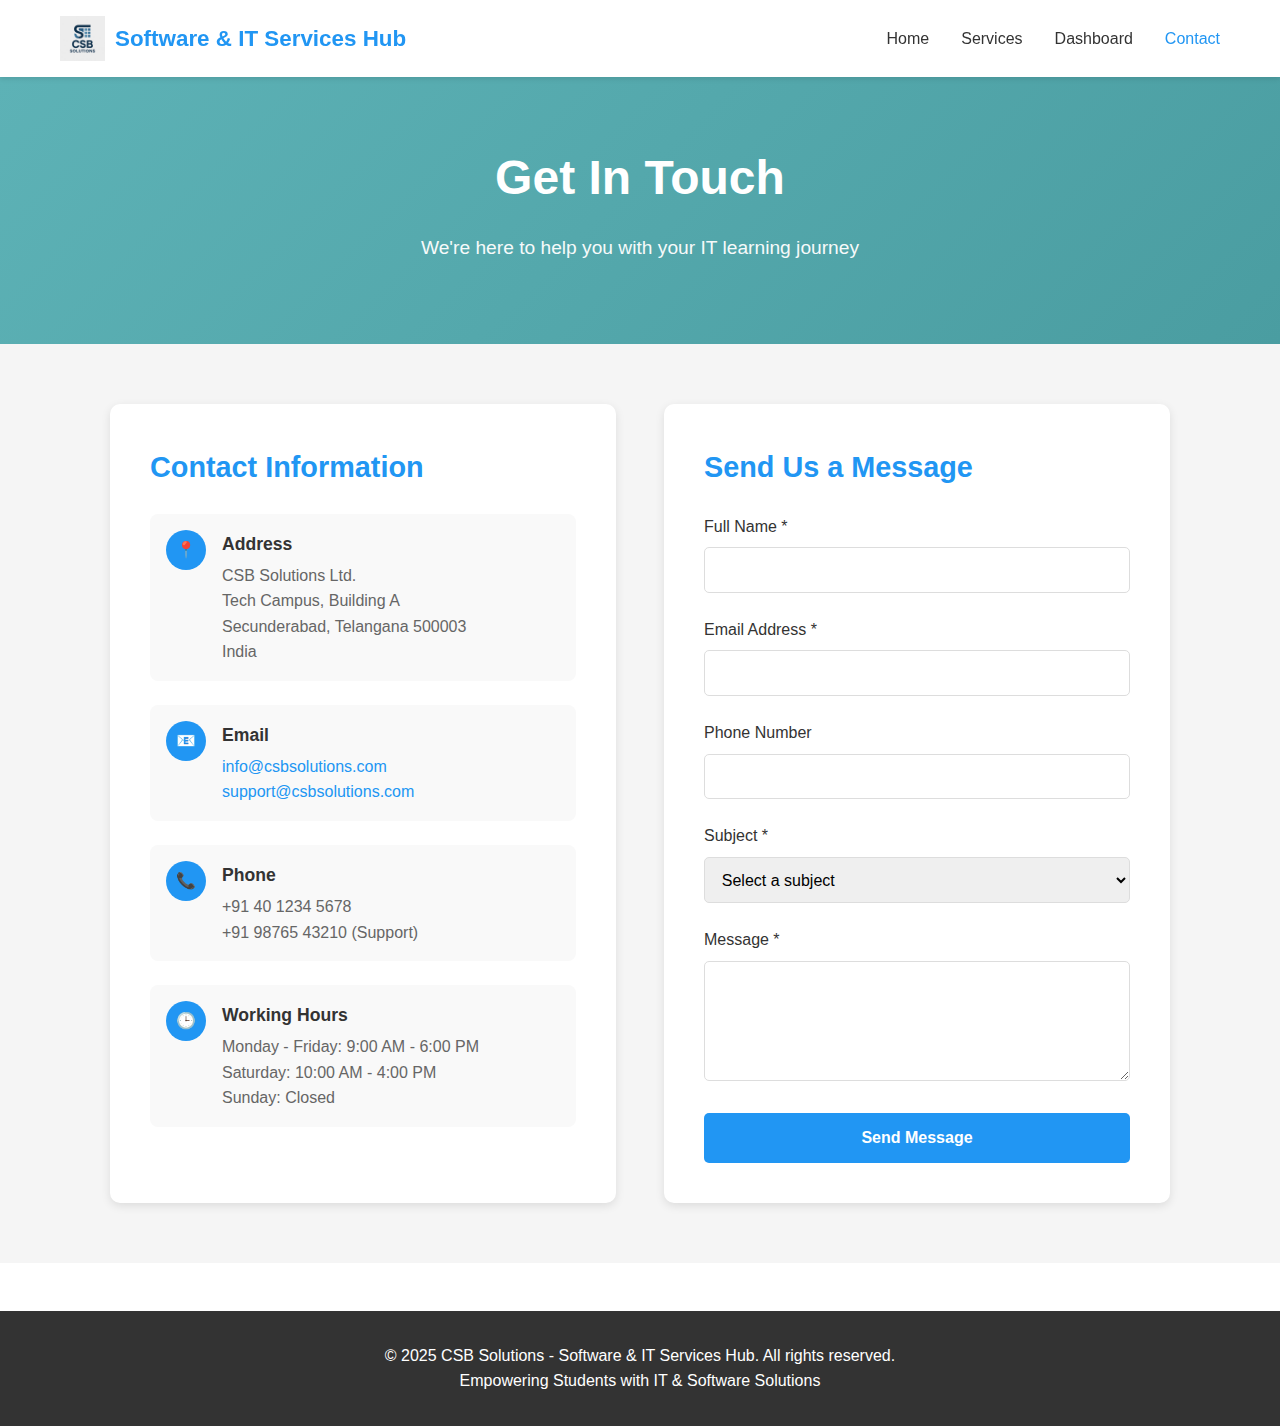
<file: contact.html>
<!DOCTYPE html>
<html lang="en">
<head>
    <meta charset="UTF-8">
    <meta name="viewport" content="width=device-width, initial-scale=1.0">
    <title>Contact - Software & IT Services Hub</title>
    <style>
        * {
            margin: 0;
            padding: 0;
            box-sizing: border-box;
        }

        body {
            font-family: 'Segoe UI', Tahoma, Geneva, Verdana, sans-serif;
            line-height: 1.6;
            color: #333;
        }

        header {
            background: white;
            padding: 1rem 0;
            box-shadow: 0 2px 5px rgba(0,0,0,0.1);
            position: fixed;
            width: 100%;
            top: 0;
            z-index: 1000;
        }

        .container {
            max-width: 1200px;
            margin: 0 auto;
            padding: 0 20px;
        }

        .header-content {
            display: flex;
            justify-content: space-between;
            align-items: center;
        }

        .logo {
            display: flex;
            align-items: center;
            gap: 10px;
            text-decoration: none;
        }

        .logo-icon {
            width: 40px;
            height: 40px;
            background: #5eb3b7;
            border-radius: 5px;
            display: flex;
            align-items: center;
            justify-content: center;
            color: white;
            font-weight: bold;
            font-size: 14px;
        }

        .logo-text {
            color: #2196F3;
            font-size: 1.4rem;
            font-weight: 600;
        }

        nav ul {
            display: flex;
            list-style: none;
            gap: 2rem;
        }

        nav a {
            color: #333;
            text-decoration: none;
            font-weight: 500;
            transition: color 0.3s;
        }

        nav a:hover,
        nav a.active {
            color: #2196F3;
        }

        .hero-section {
            background: linear-gradient(135deg, #5eb3b7 0%, #4a9da1 100%);
            padding: 140px 0 80px;
            text-align: center;
            color: white;
        }

        .hero-section h1 {
            font-size: 3rem;
            margin-bottom: 1rem;
        }

        .hero-section p {
            font-size: 1.2rem;
            opacity: 0.95;
        }

        .contact-section {
            padding: 60px 0;
            background: #f5f5f5;
        }

        .contact-container {
            display: grid;
            grid-template-columns: 1fr 1fr;
            gap: 3rem;
            max-width: 1100px;
            margin: 0 auto;
            padding: 0 20px;
        }

        .contact-info {
            background: white;
            padding: 2.5rem;
            border-radius: 10px;
            box-shadow: 0 3px 10px rgba(0,0,0,0.1);
        }

        .contact-info h2 {
            color: #2196F3;
            margin-bottom: 1.5rem;
            font-size: 1.8rem;
        }

        .info-item {
            display: flex;
            align-items: flex-start;
            gap: 1rem;
            margin-bottom: 1.5rem;
            padding: 1rem;
            background: #f9f9f9;
            border-radius: 8px;
        }

        .info-icon {
            width: 40px;
            height: 40px;
            background: #2196F3;
            border-radius: 50%;
            display: flex;
            align-items: center;
            justify-content: center;
            color: white;
            flex-shrink: 0;
        }

        .info-content h3 {
            color: #333;
            margin-bottom: 0.3rem;
            font-size: 1.1rem;
        }

        .info-content p {
            color: #666;
        }

        .info-content a {
            color: #2196F3;
            text-decoration: none;
        }

        .info-content a:hover {
            text-decoration: underline;
        }

        .contact-form {
            background: white;
            padding: 2.5rem;
            border-radius: 10px;
            box-shadow: 0 3px 10px rgba(0,0,0,0.1);
        }

        .contact-form h2 {
            color: #2196F3;
            margin-bottom: 1.5rem;
            font-size: 1.8rem;
        }

        .form-group {
            margin-bottom: 1.5rem;
        }

        .form-group label {
            display: block;
            margin-bottom: 0.5rem;
            color: #333;
            font-weight: 500;
        }

        .form-group input,
        .form-group textarea,
        .form-group select {
            width: 100%;
            padding: 0.8rem;
            border: 1px solid #ddd;
            border-radius: 5px;
            font-family: inherit;
            font-size: 1rem;
            transition: border-color 0.3s;
        }

        .form-group input:focus,
        .form-group textarea:focus,
        .form-group select:focus {
            outline: none;
            border-color: #2196F3;
        }

        .form-group textarea {
            resize: vertical;
            min-height: 120px;
        }

        .submit-btn {
            background: #2196F3;
            color: white;
            padding: 1rem 2.5rem;
            border: none;
            border-radius: 5px;
            font-size: 1rem;
            font-weight: 600;
            cursor: pointer;
            transition: background 0.3s;
            width: 100%;
        }

        .submit-btn:hover {
            background: #1976D2;
        }

        footer {
            background: #333;
            color: white;
            text-align: center;
            padding: 2rem 0;
            margin-top: 3rem;
        }

        @media (max-width: 768px) {
            .contact-container {
                grid-template-columns: 1fr;
            }

            .hero-section h1 {
                font-size: 2rem;
            }

            nav ul {
                gap: 1rem;
            }
        }
    </style>
</head>
<body>
    <header>
        <div class="container">
            <div class="header-content">
                <a href="index.html" class="logo">
                    <img src="logo.png" alt="CSB Solutions Logo" 
           width="45" height="45" class="me-2">
                    <span class="logo-text">Software & IT Services Hub</span>
                </a>
                <nav>
                    <ul>
                        <li><a href="index.html">Home</a></li>
                        <li><a href="services.html">Services</a></li>
                        <li><a href="login.html">Dashboard</a></li>
                        <li><a href="contact.html" class="active">Contact</a></li>
                    </ul>
                </nav>
            </div>
        </div>
    </header>

    <section class="hero-section">
        <div class="container">
            <h1>Get In Touch</h1>
            <p>We're here to help you with your IT learning journey</p>
        </div>
    </section>

    <section class="contact-section">
        <div class="contact-container">
            <div class="contact-info">
                <h2>Contact Information</h2>
                
                <div class="info-item">
                    <div class="info-icon">📍</div>
                    <div class="info-content">
                        <h3>Address</h3>
                        <p>CSB Solutions Ltd.<br>
                        Tech Campus, Building A<br>
                        Secunderabad, Telangana 500003<br>
                        India</p>
                    </div>
                </div>

                <div class="info-item">
                    <div class="info-icon">📧</div>
                    <div class="info-content">
                        <h3>Email</h3>
                        <p><a href="mailto:info@csbsolutions.com">info@csbsolutions.com</a></p>
                        <p><a href="mailto:support@csbsolutions.com">support@csbsolutions.com</a></p>
                    </div>
                </div>

                <div class="info-item">
                    <div class="info-icon">📞</div>
                    <div class="info-content">
                        <h3>Phone</h3>
                        <p>+91 40 1234 5678</p>
                        <p>+91 98765 43210 (Support)</p>
                    </div>
                </div>

                <div class="info-item">
                    <div class="info-icon">🕒</div>
                    <div class="info-content">
                        <h3>Working Hours</h3>
                        <p>Monday - Friday: 9:00 AM - 6:00 PM</p>
                        <p>Saturday: 10:00 AM - 4:00 PM</p>
                        <p>Sunday: Closed</p>
                    </div>
                </div>
            </div>

            <div class="contact-form">
                <h2>Send Us a Message</h2>
                <form id="contactForm">
                    <div class="form-group">
                        <label for="name">Full Name *</label>
                        <input type="text" id="name" name="name" required>
                    </div>

                    <div class="form-group">
                        <label for="email">Email Address *</label>
                        <input type="email" id="email" name="email" required>
                    </div>

                    <div class="form-group">
                        <label for="phone">Phone Number</label>
                        <input type="tel" id="phone" name="phone">
                    </div>

                    <div class="form-group">
                        <label for="subject">Subject *</label>
                        <select id="subject" name="subject" required>
                            <option value="">Select a subject</option>
                            <option value="course">Course Inquiry</option>
                            <option value="booking">Booking Support</option>
                            <option value="technical">Technical Support</option>
                            <option value="mentorship">Mentorship Program</option>
                            <option value="partnership">Partnership Opportunity</option>
                            <option value="other">Other</option>
                        </select>
                    </div>

                    <div class="form-group">
                        <label for="message">Message *</label>
                        <textarea id="message" name="message" required></textarea>
                    </div>

                    <button type="submit" class="submit-btn">Send Message</button>
                </form>
            </div>
        </div>
    </section>

    <footer>
        <div class="container">
            <p>&copy; 2025 CSB Solutions - Software & IT Services Hub. All rights reserved.</p>
            <p>Empowering Students with IT & Software Solutions</p>
        </div>
    </footer>

    <script>
        document.getElementById('contactForm').addEventListener('submit', function(e) {
            e.preventDefault();
            
            const formData = {
                name: document.getElementById('name').value,
                email: document.getElementById('email').value,
                phone: document.getElementById('phone').value,
                subject: document.getElementById('subject').value,
                message: document.getElementById('message').value
            };
            
            alert('Thank you for your message! We will get back to you within 24 hours.\n\nYour inquiry has been received.');
            
            this.reset();
        });
    </script>
</body>
</html>
</file>
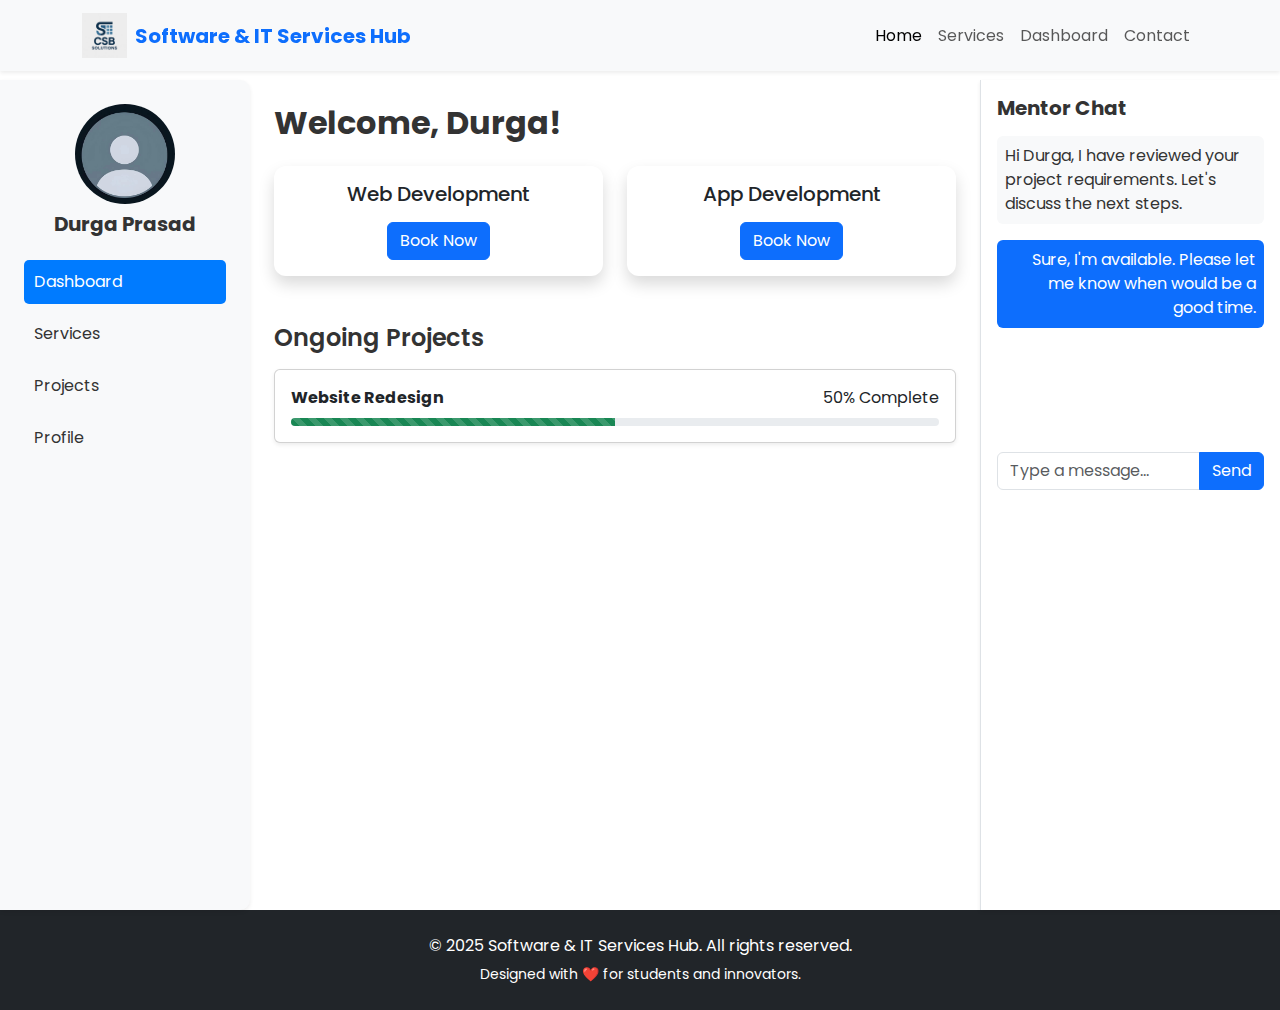
<file: dashboard.html>
<!DOCTYPE html>
<html lang="en">
<head>
  <meta charset="UTF-8" />
  <meta name="viewport" content="width=device-width, initial-scale=1.0" />
  <title>Student Dashboard | Software & IT Services Hub</title>

  <!-- Bootstrap CSS -->
  <link href="https://cdn.jsdelivr.net/npm/bootstrap@5.3.3/dist/css/bootstrap.min.css" rel="stylesheet">

  <!-- Google Font -->
  <link href="https://fonts.googleapis.com/css2?family=Poppins:wght@400;600&display=swap" rel="stylesheet">

  <!-- Custom CSS -->
  <link rel="stylesheet" href="style.css">
</head>

<body>
  <!-- Header -->
  <!-- Navbar -->
<nav class="navbar navbar-expand-lg navbar-light bg-light shadow-sm fixed-top">
  <div class="container">
    <!-- Logo & Brand -->
    <a class="navbar-brand d-flex align-items-center fw-bold text-primary" href="#">
      <img src="logo.png" alt="CSB Solutions Logo" 
           width="45" height="45" class="me-2">
      Software & IT Services Hub
    </a>

    <!-- Toggler -->
    <button class="navbar-toggler" type="button" data-bs-toggle="collapse" data-bs-target="#navbarNav">
      <span class="navbar-toggler-icon"></span>
    </button>

    <!-- Navbar Links -->
    <div class="collapse navbar-collapse justify-content-end" id="navbarNav">
      <ul class="navbar-nav">
        <li class="nav-item"><a class="nav-link active" href="index.html">Home</a></li>
        <li class="nav-item"><a class="nav-link" href="services.html">Services</a></li>
        <li class="nav-item"><a class="nav-link" href="dashboard.html">Dashboard</a></li>
        <li class="nav-item"><a class="nav-link" href="contact.html">Contact</a></li>
      </ul>
    </div>
  </div>
</nav>


  <!-- Dashboard Section -->
  <div class="dashboard-container d-flex">
    <!-- Sidebar -->
    <aside class="sidebar bg-light shadow-sm p-4">
      <div class="text-center mb-4">
        <img src="file.jpg" class="rounded-circle mb-2" alt="User" width="100" height="100">
        <h5 class="fw-bold">Durga Prasad</h5>
      </div>
      <ul class="list-unstyled sidebar-menu">
        <li class="active">Dashboard</li>
        <li>Services</li>
        <li>Projects</li>
        <li>Profile</li>
      </ul>
    </aside>

    <!-- Main Content -->
    <main class="dashboard-main flex-grow-1 p-4">
      <h2 class="fw-bold mb-4">Welcome, Durga!</h2>

      <!-- Service Cards -->
      <div class="row g-4 mb-5">
        <div class="col-md-6">
          <div class="card service-card text-center shadow">
            <div class="card-body">
              <h5 class="card-title">Web Development</h5>
              <button class="btn btn-primary mt-2">Book Now</button>
            </div>
          </div>
        </div>

        <div class="col-md-6">
          <div class="card service-card text-center shadow">
            <div class="card-body">
              <h5 class="card-title">App Development</h5>
              <button class="btn btn-primary mt-2">Book Now</button>
            </div>
          </div>
        </div>
      </div>

      <!-- Ongoing Projects -->
      <div class="projects">
        <h4 class="fw-semibold mb-3">Ongoing Projects</h4>
        <div class="card shadow-sm p-3 mb-3">
          <div class="d-flex justify-content-between">
            <strong>Website Redesign</strong>
            <span>50% Complete</span>
          </div>
          <div class="progress mt-2" style="height: 8px;">
            <div class="progress-bar progress-bar-striped progress-bar-animated bg-success" style="width: 50%;"></div>
          </div>
        </div>
      </div>
    </main>

    <!-- Chat Sidebar -->
    <aside class="chat-box bg-white border-start p-3 shadow-sm">
      <h5 class="fw-bold mb-3">Mentor Chat</h5>
      <div class="messages mb-3">
        <p class="mentor bg-light p-2 rounded">Hi Durga, I have reviewed your project requirements. Let's discuss the next steps.</p>
        <p class="student bg-primary text-white p-2 rounded">Sure, I'm available. Please let me know when would be a good time.</p>
      </div>
      <div class="input-group">
        <input type="text" id="chatInput" class="form-control" placeholder="Type a message...">
        <button class="btn btn-primary" id="sendBtn">Send</button>
      </div>
    </aside>
  </div>

  <!-- Bootstrap JS -->
  <script src="https://cdn.jsdelivr.net/npm/bootstrap@5.3.3/dist/js/bootstrap.bundle.min.js"></script>

  <!-- Custom JS -->
  <script src="script.js"></script>
</body>

<!-- Footer -->
  <footer class="bg-dark text-white py-4">
    <div class="container text-center">
      <p class="mb-1">&copy; 2025 Software & IT Services Hub. All rights reserved.</p>
      <small>Designed with ❤️ for students and innovators.</small>
    </div>
  </footer>

  <!-- Bootstrap JS -->
  <script src="https://cdn.jsdelivr.net/npm/bootstrap@5.3.3/dist/js/bootstrap.bundle.min.js"></script>
  <script src="script.js"></script>
</body>
</html>
</file>
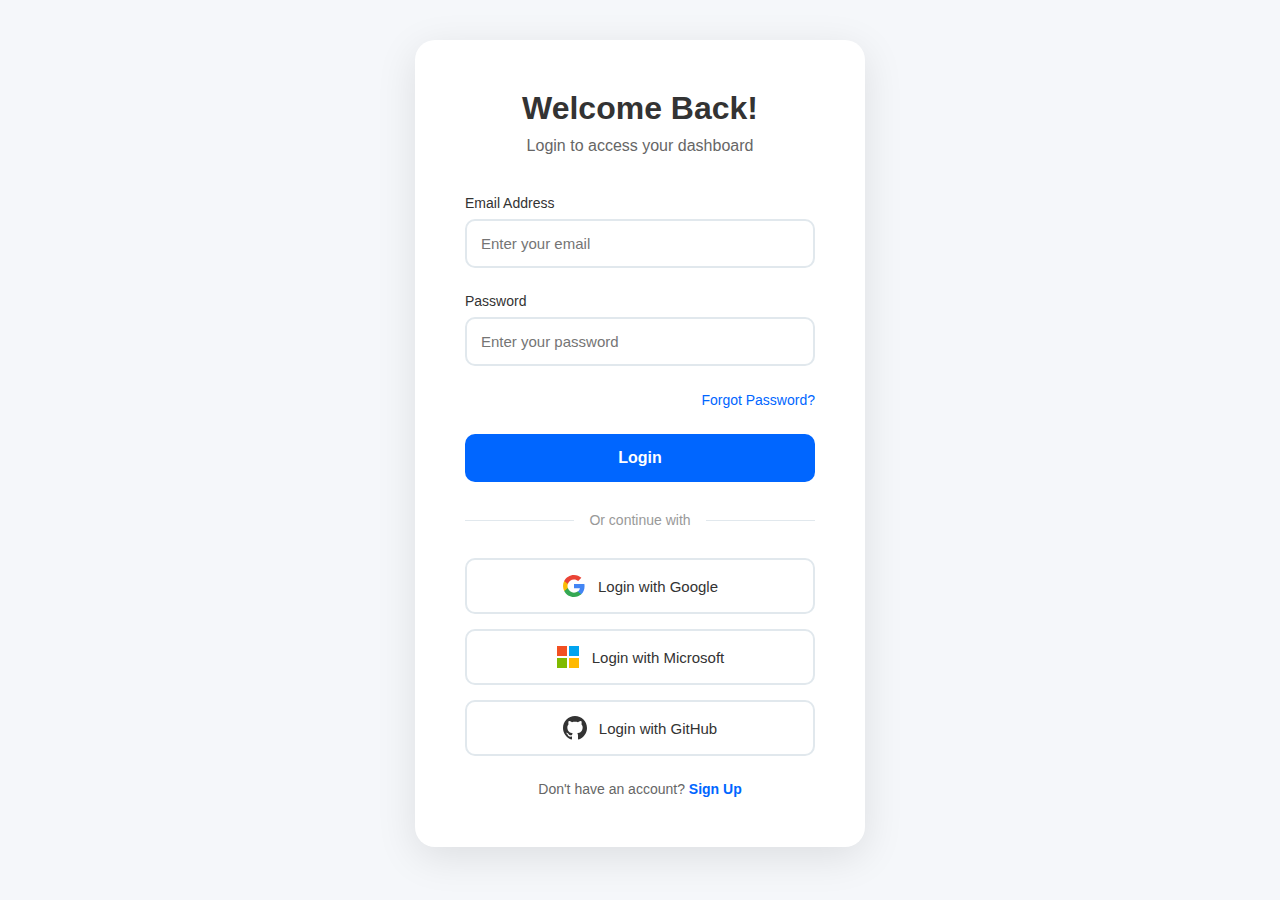
<file: login.html>
<!DOCTYPE html>
<html lang="en">
<head>
    <meta charset="UTF-8">
    <meta name="viewport" content="width=device-width, initial-scale=1.0">
    <title>Student Dashboard | Software Hub</title>
    <style>
        * {
            margin: 0;
            padding: 0;
            box-sizing: border-box;
        }

        body {
            font-family: 'Segoe UI', Tahoma, Geneva, Verdana, sans-serif;
            background: #f5f7fa;
        }

        /* Header Styles */
        .header {
            background: white;
            padding: 20px 40px;
            box-shadow: 0 2px 5px rgba(0,0,0,0.1);
            display: flex;
            justify-content: space-between;
            align-items: center;
        }

        .logo {
            display: flex;
            align-items: center;
            gap: 15px;
        }

        .logo-img {
            width: 50px;
            height: 50px;
            background: #0066ff;
            border-radius: 8px;
            display: flex;
            align-items: center;
            justify-content: center;
            color: white;
            font-weight: bold;
            font-size: 20px;
        }

        .logo h1 {
            color: #0066ff;
            font-size: 24px;
        }

        .nav {
            display: flex;
            gap: 30px;
            align-items: center;
        }

        .nav a {
            color: #333;
            text-decoration: none;
            font-size: 16px;
            transition: color 0.3s;
        }

        .nav a:hover {
            color: #0066ff;
        }

        /* Login Page Styles */
        .login-container {
            display: flex;
            justify-content: center;
            align-items: center;
            min-height: calc(100vh - 90px);
            padding: 40px 20px;
        }

        .login-box {
            background: white;
            padding: 50px;
            border-radius: 20px;
            box-shadow: 0 10px 40px rgba(0,0,0,0.1);
            max-width: 450px;
            width: 100%;
        }

        .login-title {
            text-align: center;
            margin-bottom: 10px;
            font-size: 32px;
            color: #333;
        }

        .login-subtitle {
            text-align: center;
            color: #666;
            margin-bottom: 40px;
        }

        .form-group {
            margin-bottom: 25px;
        }

        label {
            display: block;
            margin-bottom: 8px;
            color: #333;
            font-weight: 500;
            font-size: 14px;
        }

        input {
            width: 100%;
            padding: 14px;
            border: 2px solid #e1e8ed;
            border-radius: 10px;
            font-size: 15px;
            transition: border-color 0.3s;
        }

        input:focus {
            outline: none;
            border-color: #0066ff;
        }

        .forgot-password {
            text-align: right;
            margin-bottom: 25px;
        }

        .forgot-password a {
            color: #0066ff;
            text-decoration: none;
            font-size: 14px;
        }

        .login-btn {
            width: 100%;
            padding: 15px;
            background: #0066ff;
            color: white;
            border: none;
            border-radius: 10px;
            font-size: 16px;
            font-weight: 600;
            cursor: pointer;
            transition: background 0.3s;
        }

        .login-btn:hover {
            background: #0052cc;
        }

        .divider {
            display: flex;
            align-items: center;
            margin: 30px 0;
            color: #999;
            font-size: 14px;
        }

        .divider::before,
        .divider::after {
            content: '';
            flex: 1;
            height: 1px;
            background: #e1e8ed;
        }

        .divider span {
            padding: 0 15px;
        }

        .social-login {
            display: flex;
            flex-direction: column;
            gap: 15px;
        }

        .social-btn {
            display: flex;
            align-items: center;
            justify-content: center;
            gap: 12px;
            padding: 14px;
            border: 2px solid #e1e8ed;
            border-radius: 10px;
            background: white;
            cursor: pointer;
            transition: all 0.3s;
            font-size: 15px;
            font-weight: 500;
            color: #333;
        }

        .social-btn:hover {
            border-color: #0066ff;
            background: #f8fbff;
        }

        .social-btn img {
            width: 24px;
            height: 24px;
        }

        .signup-link {
            text-align: center;
            margin-top: 25px;
            color: #666;
            font-size: 14px;
        }

        .signup-link a {
            color: #0066ff;
            text-decoration: none;
            font-weight: 600;
        }

        /* Dashboard Styles */
        .dashboard-container {
            display: none;
            padding: 40px;
        }

        .dashboard-container.active {
            display: block;
        }

        .dashboard-wrapper {
            display: grid;
            grid-template-columns: 280px 1fr;
            gap: 30px;
            max-width: 1400px;
            margin: 0 auto;
        }

        .sidebar {
            background: white;
            border-radius: 15px;
            padding: 30px 0;
            height: fit-content;
        }

        .profile-section {
            text-align: center;
            padding: 0 30px 30px;
            border-bottom: 1px solid #e1e8ed;
        }

        .profile-img {
            width: 100px;
            height: 100px;
            border-radius: 50%;
            background: linear-gradient(135deg, #667eea 0%, #764ba2 100%);
            margin: 0 auto 15px;
            display: flex;
            align-items: center;
            justify-content: center;
            color: white;
            font-size: 40px;
        }

        .profile-name {
            font-size: 20px;
            font-weight: 600;
            color: #333;
            margin-bottom: 20px;
        }

        .logout-btn {
            padding: 10px 30px;
            background: #ff4444;
            color: white;
            border: none;
            border-radius: 8px;
            cursor: pointer;
            font-size: 14px;
            font-weight: 600;
        }

        .logout-btn:hover {
            background: #cc0000;
        }

        .sidebar-menu {
            list-style: none;
            padding: 20px 0;
        }

        .sidebar-menu li {
            padding: 15px 30px;
            cursor: pointer;
            transition: all 0.3s;
            color: #666;
            font-size: 16px;
        }

        .sidebar-menu li.active {
            background: #0066ff;
            color: white;
            border-left: 4px solid #0052cc;
        }

        .sidebar-menu li:hover {
            background: #f5f7fa;
        }

        .sidebar-menu li.active:hover {
            background: #0066ff;
        }

        .main-content {
            background: white;
            border-radius: 15px;
            padding: 40px;
        }

        .welcome-section h2 {
            font-size: 36px;
            color: #333;
            margin-bottom: 40px;
        }

        .services-grid {
            display: grid;
            grid-template-columns: repeat(2, 1fr);
            gap: 25px;
            margin-bottom: 50px;
        }

        .service-card {
            background: #f8fbff;
            padding: 30px;
            border-radius: 15px;
            border: 2px solid #e1e8ed;
            transition: all 0.3s;
        }

        .service-card:hover {
            border-color: #0066ff;
            transform: translateY(-5px);
        }

        .service-card h3 {
            font-size: 22px;
            color: #333;
            margin-bottom: 15px;
        }

        .book-btn {
            padding: 12px 30px;
            background: #0066ff;
            color: white;
            border: none;
            border-radius: 8px;
            cursor: pointer;
            font-size: 15px;
            font-weight: 600;
        }

        .book-btn:hover {
            background: #0052cc;
        }

        .projects-section {
            margin-top: 40px;
        }

        .projects-section h3 {
            font-size: 28px;
            color: #333;
            margin-bottom: 25px;
        }

        .project-card {
            background: white;
            border: 2px solid #e1e8ed;
            padding: 25px;
            border-radius: 15px;
            margin-bottom: 20px;
        }

        .project-header {
            display: flex;
            justify-content: space-between;
            align-items: center;
            margin-bottom: 15px;
        }

        .project-header h4 {
            font-size: 20px;
            color: #333;
        }

        .project-status {
            color: #666;
            font-size: 16px;
        }

        .progress-bar {
            width: 100%;
            height: 10px;
            background: #e1e8ed;
            border-radius: 5px;
            overflow: hidden;
        }

        .progress-fill {
            height: 100%;
            background: linear-gradient(90deg, #0066ff, #00ccff);
            transition: width 0.5s;
        }

        .chat-widget {
            position: fixed;
            bottom: 30px;
            right: 30px;
            width: 350px;
            background: white;
            border-radius: 15px;
            box-shadow: 0 10px 40px rgba(0,0,0,0.2);
            display: none;
        }

        .chat-widget.active {
            display: block;
        }

        .chat-header {
            background: #0066ff;
            color: white;
            padding: 20px;
            border-radius: 15px 15px 0 0;
            font-weight: 600;
            font-size: 18px;
        }

        .chat-messages {
            padding: 20px;
            height: 300px;
            overflow-y: auto;
        }

        .message {
            margin-bottom: 15px;
            padding: 12px 15px;
            border-radius: 10px;
            max-width: 80%;
        }

        .message.mentor {
            background: #f5f7fa;
            color: #333;
        }

        .message.student {
            background: #0066ff;
            color: white;
            margin-left: auto;
        }

        .chat-input {
            display: flex;
            padding: 15px;
            border-top: 1px solid #e1e8ed;
        }

        .chat-input input {
            flex: 1;
            border: 1px solid #e1e8ed;
            padding: 10px;
            border-radius: 8px;
            margin-right: 10px;
        }

        .send-btn {
            padding: 10px 20px;
            background: #0066ff;
            color: white;
            border: none;
            border-radius: 8px;
            cursor: pointer;
            font-weight: 600;
        }

        @media (max-width: 768px) {
            .dashboard-wrapper {
                grid-template-columns: 1fr;
            }

            .services-grid {
                grid-template-columns: 1fr;
            }

            .chat-widget {
                width: calc(100% - 40px);
                right: 20px;
            }
        }
    </style>
</head>
<body>
    <!-- 
    <div class="header">
        <div class="logo">
            <div class="logo-img">CSB</div>
            <h1>Software & IT Services Hub</h1>
        </div>
        <nav class="nav">
            <a href="#" onclick="showPage('dashboard')">Home</a>
            <a href="#">Services</a>
            <a href="#" onclick="showLogin()">Dashboard</a>
            <a href="#">Contact</a>
        </nav>
    </div>-->

    <!-- Login Page -->
    <div class="login-container" id="loginPage">
        <div class="login-box">
            <h2 class="login-title">Welcome Back!</h2>
            <p class="login-subtitle">Login to access your dashboard</p>

            <form id="loginForm">
                <div class="form-group">
                    <label for="email">Email Address</label>
                    <input type="email" id="email" placeholder="Enter your email" required>
                </div>

                <div class="form-group">
                    <label for="password">Password</label>
                    <input type="password" id="password" placeholder="Enter your password" required>
                </div>

                <div class="forgot-password">
                    <a href="#">Forgot Password?</a>
                </div>

                <button type="submit" class="login-btn" onclick="window.location.href='dashboard.html'">Login</button>
            </form>

            <div class="divider">
                <span>Or continue with</span>
            </div>

            <div class="social-login">
                <button class="social-btn" onclick="socialLogin('Google')">
                    <svg width="24" height="24" viewBox="0 0 24 24">
                        <path fill="#4285F4" d="M22.56 12.25c0-.78-.07-1.53-.2-2.25H12v4.26h5.92c-.26 1.37-1.04 2.53-2.21 3.31v2.77h3.57c2.08-1.92 3.28-4.74 3.28-8.09z"/>
                        <path fill="#34A853" d="M12 23c2.97 0 5.46-.98 7.28-2.66l-3.57-2.77c-.98.66-2.23 1.06-3.71 1.06-2.86 0-5.29-1.93-6.16-4.53H2.18v2.84C3.99 20.53 7.7 23 12 23z"/>
                        <path fill="#FBBC05" d="M5.84 14.09c-.22-.66-.35-1.36-.35-2.09s.13-1.43.35-2.09V7.07H2.18C1.43 8.55 1 10.22 1 12s.43 3.45 1.18 4.93l2.85-2.22.81-.62z"/>
                        <path fill="#EA4335" d="M12 5.38c1.62 0 3.06.56 4.21 1.64l3.15-3.15C17.45 2.09 14.97 1 12 1 7.7 1 3.99 3.47 2.18 7.07l3.66 2.84c.87-2.6 3.3-4.53 6.16-4.53z"/>
                    </svg>
                    Login with Google
                </button>

                <button class="social-btn" onclick="socialLogin('Microsoft')">
                    <svg width="24" height="24" viewBox="0 0 24 24">
                        <path fill="#F25022" d="M1 1h10v10H1z"/>
                        <path fill="#00A4EF" d="M13 1h10v10H13z"/>
                        <path fill="#7FBA00" d="M1 13h10v10H1z"/>
                        <path fill="#FFB900" d="M13 13h10v10H13z"/>
                    </svg>
                    Login with Microsoft
                </button>

                <button class="social-btn" onclick="socialLogin('GitHub')">
                    <svg width="24" height="24" viewBox="0 0 24 24" fill="#333">
                        <path d="M12 0c-6.626 0-12 5.373-12 12 0 5.302 3.438 9.8 8.207 11.387.599.111.793-.261.793-.577v-2.234c-3.338.726-4.033-1.416-4.033-1.416-.546-1.387-1.333-1.756-1.333-1.756-1.089-.745.083-.729.083-.729 1.205.084 1.839 1.237 1.839 1.237 1.07 1.834 2.807 1.304 3.492.997.107-.775.418-1.305.762-1.604-2.665-.305-5.467-1.334-5.467-5.931 0-1.311.469-2.381 1.236-3.221-.124-.303-.535-1.524.117-3.176 0 0 1.008-.322 3.301 1.23.957-.266 1.983-.399 3.003-.404 1.02.005 2.047.138 3.006.404 2.291-1.552 3.297-1.23 3.297-1.23.653 1.653.242 2.874.118 3.176.77.84 1.235 1.911 1.235 3.221 0 4.609-2.807 5.624-5.479 5.921.43.372.823 1.102.823 2.222v3.293c0 .319.192.694.801.576 4.765-1.589 8.199-6.086 8.199-11.386 0-6.627-5.373-12-12-12z"/>
                    </svg>
                    Login with GitHub
                </button>
            </div>

            <div class="signup-link">
                Don't have an account? <a href="signup.html">Sign Up</a>
            </div>
        </div>
    </div>

    <!-- Dashboard Page -->
    <div class="dashboard-container" id="dashboardPage">
        <div class="dashboard-wrapper">
            <!-- Sidebar -->
            <aside class="sidebar">
                <div class="profile-section">
                    <div class="profile-img">DP</div>
                    <div class="profile-name">Durga Prasad</div>
                    <button class="logout-btn" onclick="logout()">Logout</button>
                </div>
                <ul class="sidebar-menu">
                    <li class="active">Dashboard</li>
                    <li>Services</li>
                    <li>Projects</li>
                    <li>Profile</li>
                </ul>
            </aside>

            <!-- Main Content -->
            <main class="main-content">
                <div class="welcome-section">
                    <h2>Welcome, Durga!</h2>

                    <div class="services-grid">
                        <div class="service-card">
                            <h3>Web Development</h3>
                            <button class="book-btn">Book Now</button>
                        </div>
                        <div class="service-card">
                            <h3>App Development</h3>
                            <button class="book-btn">Book Now</button>
                        </div>
                    </div>
                </div>

                <div class="projects-section">
                    <h3>Ongoing Projects</h3>
                    <div class="project-card">
                        <div class="project-header">
                            <h4>Website Redesign</h4>
                            <span class="project-status">50% Complete</span>
                        </div>
                        <div class="progress-bar">
                            <div class="progress-fill" style="width: 50%;"></div>
                        </div>
                    </div>
                </div>
            </main>
        </div>

        <!-- Chat Widget -->
        <div class="chat-widget active">
            <div class="chat-header">Mentor Chat</div>
            <div class="chat-messages">
                <div class="message mentor">Hi Durga, I have reviewed your project requirements. Let's discuss the next steps.</div>
                <div class="message student">Sure, I'm available. Please let me know when would be a good time.</div>
            </div>
            <div class="chat-input">
                <input type="text" placeholder="Type a message...">
                <button class="send-btn">Send</button>
            </div>
        </div>
    </div>

    <script>
        function showLogin() {
            document.getElementById('loginPage').style.display = 'flex';
            document.getElementById('dashboardPage').style.display = 'none';
        }

        function showPage(page) {
            if (page === 'dashboard') {
                document.getElementById('loginPage').style.display = 'none';
                document.getElementById('dashboardPage').style.display = 'none';
            }
        }

        document.getElementById('loginForm').addEventListener('submit', function(e) {
            e.preventDefault();
            const email = document.getElementById('email').value;
            const password = document.getElementById('password').value;

            if (email && password) {
                // Simulate login
                document.getElementById('loginPage').style.display = 'none';
                document.getElementById('dashboardPage').style.display = 'block';
            }
        });

        function socialLogin(provider) {
            alert(`Logging in with ${provider}...`);
            // Simulate social login
            document.getElementById('loginPage').style.display = 'none';
            document.getElementById('dashboardPage').style.display = 'block';
        }

        function logout() {
            document.getElementById('dashboardPage').style.display = 'none';
            document.getElementById('loginPage').style.display = 'flex';
            document.getElementById('loginForm').reset();
        }

        // Show login page by default
        window.onload = function() {
            showLogin();
        };
    </script>
</body>
</html>
</file>
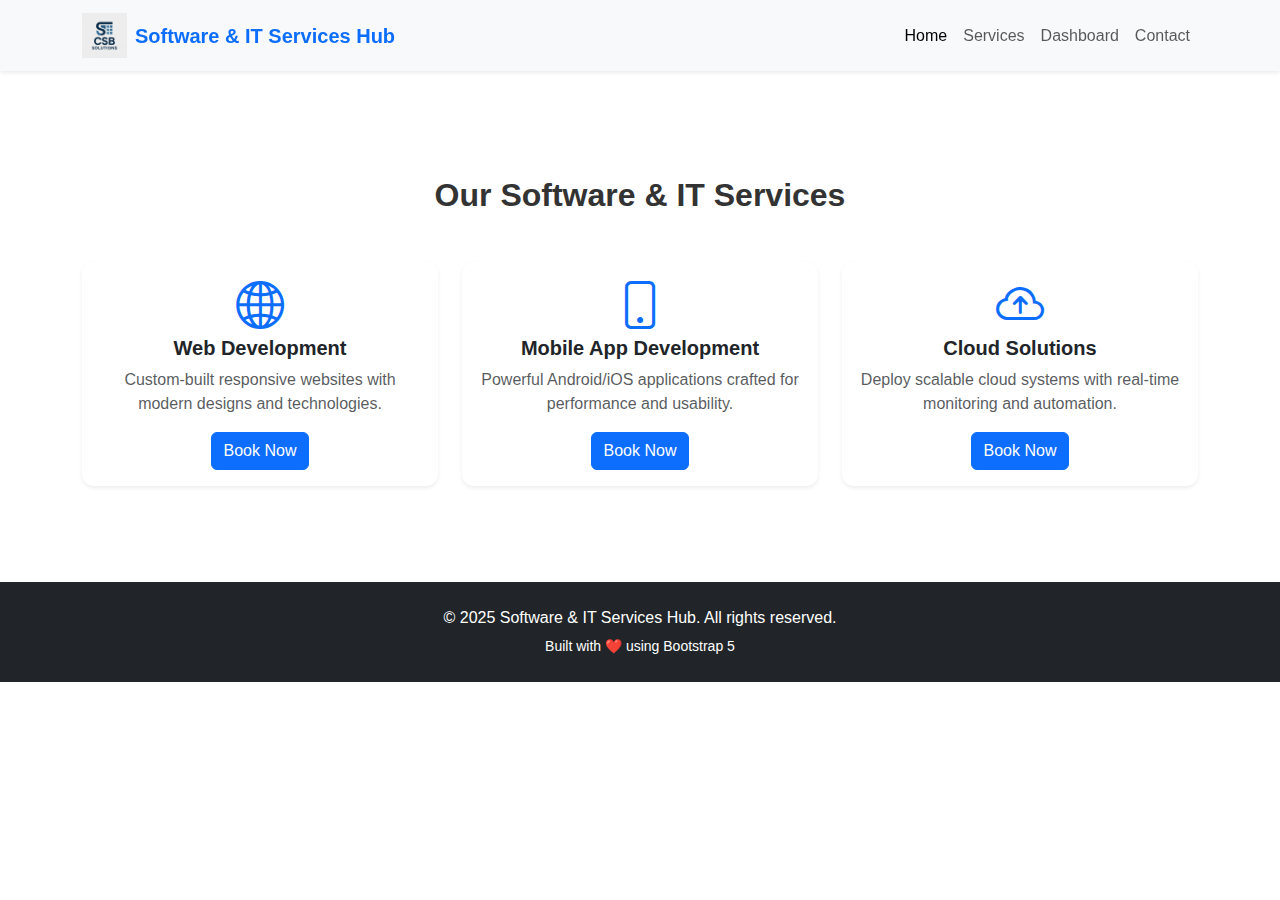
<file: services.html>
<!DOCTYPE html>
<html lang="en">
<head>
  <meta charset="UTF-8">
  <meta name="viewport" content="width=device-width, initial-scale=1.0">
  <title>Services | Software & IT Services Hub</title>

  <link href="https://cdn.jsdelivr.net/npm/bootstrap@5.3.3/dist/css/bootstrap.min.css" rel="stylesheet">
  <link href="https://cdn.jsdelivr.net/npm/bootstrap-icons@1.11.3/font/bootstrap-icons.css" rel="stylesheet">
  <link rel="stylesheet" href="style.css">
</head>
<body>

  <!-- Navbar -->
<nav class="navbar navbar-expand-lg navbar-light bg-light shadow-sm fixed-top">
  <div class="container">
    <!-- Logo & Brand -->
    <a class="navbar-brand d-flex align-items-center fw-bold text-primary" href="#">
      <img src="logo.png" alt="CSB Solutions Logo" 
           width="45" height="45" class="me-2">
      Software & IT Services Hub
    </a>

    <!-- Toggler -->
    <button class="navbar-toggler" type="button" data-bs-toggle="collapse" data-bs-target="#navbarNav">
      <span class="navbar-toggler-icon"></span>
    </button>

    <!-- Navbar Links -->
    <div class="collapse navbar-collapse justify-content-end" id="navbarNav">
      <ul class="navbar-nav">
        <li class="nav-item"><a class="nav-link active" href="index.html">Home</a></li>
        <li class="nav-item"><a class="nav-link" href="services.html">Services</a></li>
        <li class="nav-item"><a class="nav-link" href="login.html">Dashboard</a></li>
        <li class="nav-item"><a class="nav-link" href="contact.html">Contact</a></li>
      </ul>
    </div>
  </div>
</nav>


  <!-- Services -->
  <section class="py-5 mt-5">
    <div class="container">
      <h2 class="text-center fw-bold mb-5">Our Software & IT Services</h2>

      <div class="row g-4">
        <div class="col-md-4">
          <div class="card h-100 shadow-sm border-0 service-card">
            <div class="card-body text-center">
              <i class="bi bi-globe2 display-5 text-primary mb-3"></i>
              <h5 class="fw-bold mb-2">Web Development</h5>
              <p class="text-muted">Custom-built responsive websites with modern designs and technologies.</p>
              <button class="btn btn-primary book-btn" onclick="window.location.href='booknow1.html'">Book Now</button>
            </div>
          </div>
        </div>

        <div class="col-md-4">
          <div class="card h-100 shadow-sm border-0 service-card">
            <div class="card-body text-center">
              <i class="bi bi-phone display-5 text-primary mb-3"></i>
              <h5 class="fw-bold mb-2">Mobile App Development</h5>
              <p class="text-muted">Powerful Android/iOS applications crafted for performance and usability.</p>
              <button class="btn btn-primary book-btn" onclick="window.location.href='booknow2.html'" >Book Now</button>
            </div>
          </div>
        </div>

        <div class="col-md-4">
          <div class="card h-100 shadow-sm border-0 service-card">
            <div class="card-body text-center">
              <i class="bi bi-cloud-arrow-up display-5 text-primary mb-3"></i>
              <h5 class="fw-bold mb-2">Cloud Solutions</h5>
              <p class="text-muted">Deploy scalable cloud systems with real-time monitoring and automation.</p>
              <button class="btn btn-primary book-btn" onclick="window.location.href='booknow3.html'">Book Now</button>
            </div>
          </div>
        </div>
      </div>
    </div>
  </section>

  <!-- Footer -->
  <footer class="bg-dark text-white py-4 mt-5">
    <div class="container text-center">
      <p class="mb-1">&copy; 2025 Software & IT Services Hub. All rights reserved.</p>
      <small>Built with ❤️ using Bootstrap 5</small>
    </div>
  </footer>

  <script src="https://cdn.jsdelivr.net/npm/bootstrap@5.3.3/dist/js/bootstrap.bundle.min.js"></script>
  <script src="script.js"></script>
</body>
</html>
</file>
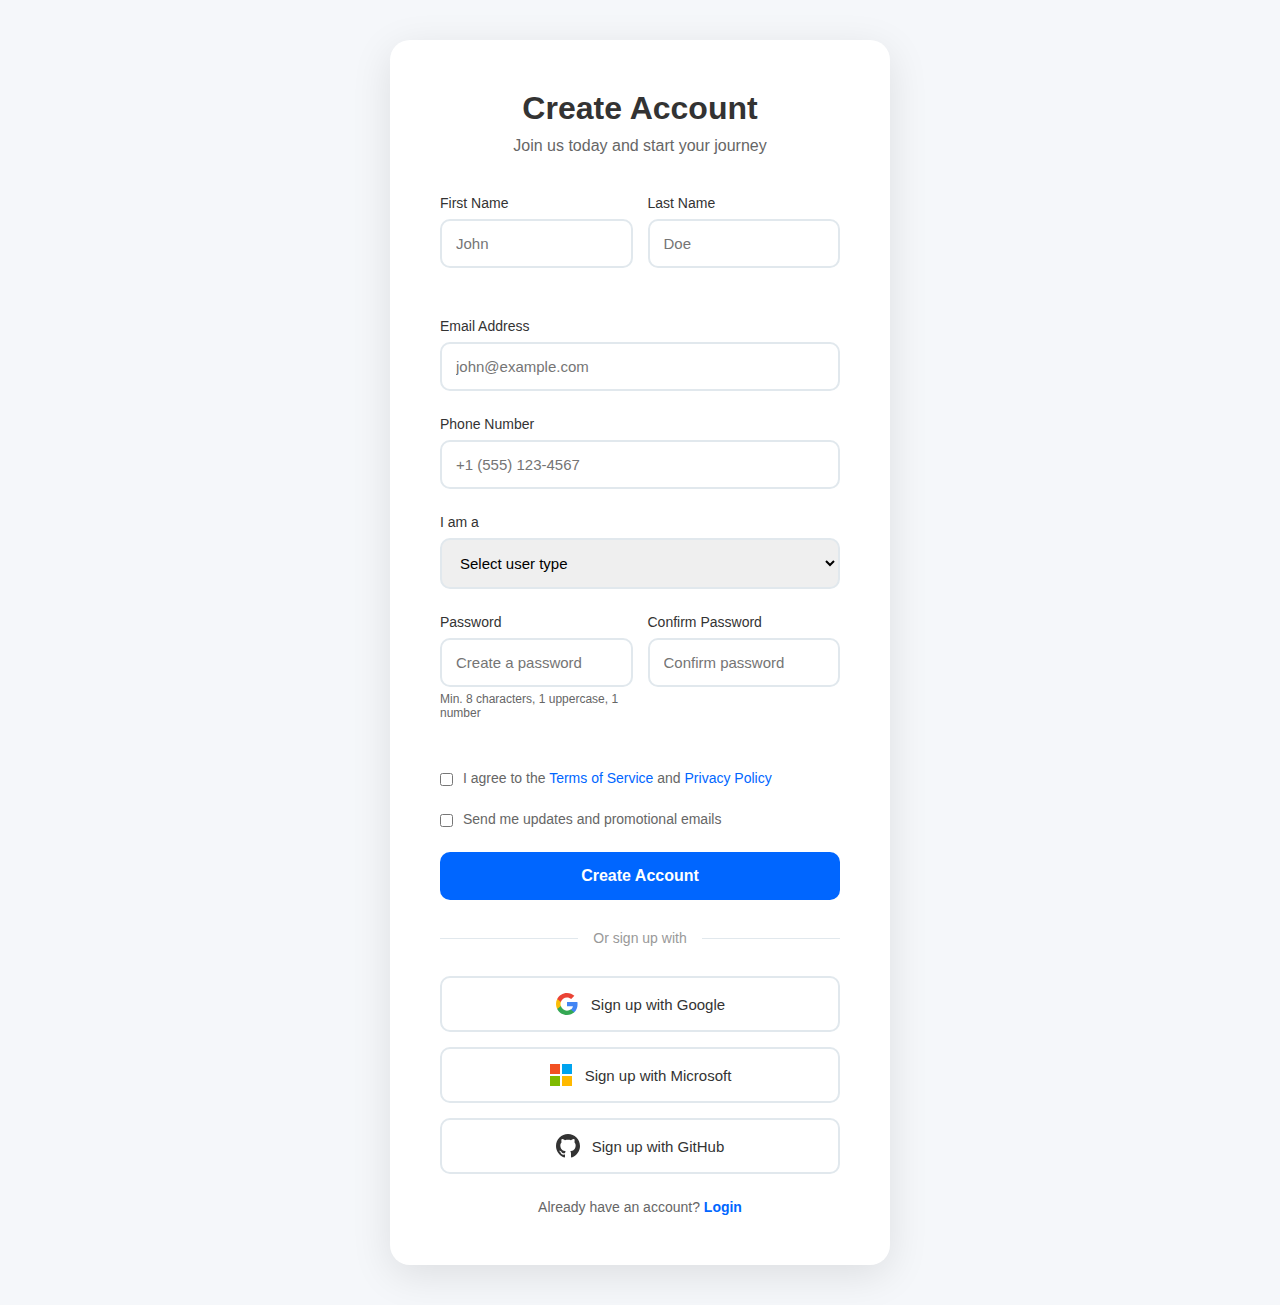
<file: signup.html>
<!DOCTYPE html>
<html lang="en">
<head>
    <meta charset="UTF-8">
    <meta name="viewport" content="width=device-width, initial-scale=1.0">
    <title>Sign Up | Software Hub</title>
    <style>
        * {
            margin: 0;
            padding: 0;
            box-sizing: border-box;
        }

        body {
            font-family: 'Segoe UI', Tahoma, Geneva, Verdana, sans-serif;
            background: #f5f7fa;
        }

        /* Header Styles */
        .header {
            background: white;
            padding: 20px 40px;
            box-shadow: 0 2px 5px rgba(0,0,0,0.1);
            display: flex;
            justify-content: space-between;
            align-items: center;
        }

        .logo {
            display: flex;
            align-items: center;
            gap: 15px;
        }

        .logo-img {
            width: 50px;
            height: 50px;
            background: #0066ff;
            border-radius: 8px;
            display: flex;
            align-items: center;
            justify-content: center;
            color: white;
            font-weight: bold;
            font-size: 20px;
        }

        .logo h1 {
            color: #0066ff;
            font-size: 24px;
        }

        .nav {
            display: flex;
            gap: 30px;
            align-items: center;
        }

        .nav a {
            color: #333;
            text-decoration: none;
            font-size: 16px;
            transition: color 0.3s;
        }

        .nav a:hover {
            color: #0066ff;
        }

        /* Signup Container */
        .signup-container {
            display: flex;
            justify-content: center;
            align-items: center;
            min-height: calc(100vh - 90px);
            padding: 40px 20px;
        }

        .signup-box {
            background: white;
            padding: 50px;
            border-radius: 20px;
            box-shadow: 0 10px 40px rgba(0,0,0,0.1);
            max-width: 500px;
            width: 100%;
        }

        .signup-title {
            text-align: center;
            margin-bottom: 10px;
            font-size: 32px;
            color: #333;
        }

        .signup-subtitle {
            text-align: center;
            color: #666;
            margin-bottom: 40px;
        }

        .form-row {
            display: grid;
            grid-template-columns: 1fr 1fr;
            gap: 15px;
            margin-bottom: 25px;
        }

        .form-group {
            margin-bottom: 25px;
        }

        .form-group.full-width {
            grid-column: 1 / -1;
        }

        label {
            display: block;
            margin-bottom: 8px;
            color: #333;
            font-weight: 500;
            font-size: 14px;
        }

        input, select {
            width: 100%;
            padding: 14px;
            border: 2px solid #e1e8ed;
            border-radius: 10px;
            font-size: 15px;
            transition: border-color 0.3s;
            font-family: inherit;
        }

        input:focus, select:focus {
            outline: none;
            border-color: #0066ff;
        }

        .password-requirements {
            font-size: 12px;
            color: #666;
            margin-top: 5px;
        }

        .checkbox-group {
            display: flex;
            align-items: flex-start;
            gap: 10px;
            margin-bottom: 25px;
        }

        .checkbox-group input[type="checkbox"] {
            width: auto;
            margin-top: 3px;
        }

        .checkbox-group label {
            margin: 0;
            font-size: 14px;
            font-weight: 400;
            color: #666;
        }

        .checkbox-group label a {
            color: #0066ff;
            text-decoration: none;
        }

        .signup-btn {
            width: 100%;
            padding: 15px;
            background: #0066ff;
            color: white;
            border: none;
            border-radius: 10px;
            font-size: 16px;
            font-weight: 600;
            cursor: pointer;
            transition: background 0.3s;
        }

        .signup-btn:hover {
            background: #0052cc;
        }

        .signup-btn:disabled {
            background: #ccc;
            cursor: not-allowed;
        }

        .divider {
            display: flex;
            align-items: center;
            margin: 30px 0;
            color: #999;
            font-size: 14px;
        }

        .divider::before,
        .divider::after {
            content: '';
            flex: 1;
            height: 1px;
            background: #e1e8ed;
        }

        .divider span {
            padding: 0 15px;
        }

        .social-signup {
            display: flex;
            flex-direction: column;
            gap: 15px;
        }

        .social-btn {
            display: flex;
            align-items: center;
            justify-content: center;
            gap: 12px;
            padding: 14px;
            border: 2px solid #e1e8ed;
            border-radius: 10px;
            background: white;
            cursor: pointer;
            transition: all 0.3s;
            font-size: 15px;
            font-weight: 500;
            color: #333;
        }

        .social-btn:hover {
            border-color: #0066ff;
            background: #f8fbff;
        }

        .login-link {
            text-align: center;
            margin-top: 25px;
            color: #666;
            font-size: 14px;
        }

        .login-link a {
            color: #0066ff;
            text-decoration: none;
            font-weight: 600;
        }

        .success-message {
            display: none;
            background: #d4edda;
            color: #155724;
            padding: 15px;
            border-radius: 10px;
            margin-bottom: 20px;
            text-align: center;
        }

        .error-message {
            display: none;
            background: #f8d7da;
            color: #721c24;
            padding: 15px;
            border-radius: 10px;
            margin-bottom: 20px;
            text-align: center;
        }

        @media (max-width: 768px) {
            .form-row {
                grid-template-columns: 1fr;
            }

            .signup-box {
                padding: 30px;
            }
        }
    </style>
</head>
<body>
    <!-- Header -->
   <!--<div class="header">
        <div class="logo">
            <div class="logo-img">CSB</div>
            <h1>Software & IT Services Hub</h1>
        </div>
        <nav class="nav">
            <a href="#">Home</a>
            <a href="#">Services</a>
            <a href="#">Dashboard</a>
            <a href="#">Contact</a>
        </nav>
    </div>-->

    <!-- Signup Container -->
    <div class="signup-container">
        <div class="signup-box">
            <h2 class="signup-title">Create Account</h2>
            <p class="signup-subtitle">Join us today and start your journey</p>

            <div class="success-message" id="successMessage">
                Account created successfully! Redirecting to login...
            </div>

            <div class="error-message" id="errorMessage">
                Please fill in all required fields correctly.
            </div>

            <form id="signupForm">
                <div class="form-row">
                    <div class="form-group">
                        <label for="firstName">First Name</label>
                        <input type="text" id="firstName" placeholder="John" required>
                    </div>
                    <div class="form-group">
                        <label for="lastName">Last Name</label>
                        <input type="text" id="lastName" placeholder="Doe" required>
                    </div>
                </div>

                <div class="form-group">
                    <label for="email">Email Address</label>
                    <input type="email" id="email" placeholder="john@example.com" required>
                </div>

                <div class="form-group">
                    <label for="phone">Phone Number</label>
                    <input type="tel" id="phone" placeholder="+1 (555) 123-4567" required>
                </div>

                <div class="form-group">
                    <label for="userType">I am a</label>
                    <select id="userType" required>
                        <option value="">Select user type</option>
                        <option value="student">Student</option>
                        <option value="professional">Professional</option>
                        <option value="business">Business Owner</option>
                        <option value="other">Other</option>
                    </select>
                </div>

                <div class="form-row">
                    <div class="form-group">
                        <label for="password">Password</label>
                        <input type="password" id="password" placeholder="Create a password" required>
                        <div class="password-requirements">
                            Min. 8 characters, 1 uppercase, 1 number
                        </div>
                    </div>
                    <div class="form-group">
                        <label for="confirmPassword">Confirm Password</label>
                        <input type="password" id="confirmPassword" placeholder="Confirm password" required>
                    </div>
                </div>

                <div class="checkbox-group">
                    <input type="checkbox" id="terms" required>
                    <label for="terms">
                        I agree to the <a href="#">Terms of Service</a> and <a href="#">Privacy Policy</a>
                    </label>
                </div>

                <div class="checkbox-group">
                    <input type="checkbox" id="newsletter">
                    <label for="newsletter">
                        Send me updates and promotional emails
                    </label>
                </div>

                <button type="submit" class="signup-btn">Create Account</button>
            </form>

            <div class="divider">
                <span>Or sign up with</span>
            </div>

            <div class="social-signup">
                <button class="social-btn" onclick="socialSignup('Google')">
                    <svg width="24" height="24" viewBox="0 0 24 24">
                        <path fill="#4285F4" d="M22.56 12.25c0-.78-.07-1.53-.2-2.25H12v4.26h5.92c-.26 1.37-1.04 2.53-2.21 3.31v2.77h3.57c2.08-1.92 3.28-4.74 3.28-8.09z"/>
                        <path fill="#34A853" d="M12 23c2.97 0 5.46-.98 7.28-2.66l-3.57-2.77c-.98.66-2.23 1.06-3.71 1.06-2.86 0-5.29-1.93-6.16-4.53H2.18v2.84C3.99 20.53 7.7 23 12 23z"/>
                        <path fill="#FBBC05" d="M5.84 14.09c-.22-.66-.35-1.36-.35-2.09s.13-1.43.35-2.09V7.07H2.18C1.43 8.55 1 10.22 1 12s.43 3.45 1.18 4.93l2.85-2.22.81-.62z"/>
                        <path fill="#EA4335" d="M12 5.38c1.62 0 3.06.56 4.21 1.64l3.15-3.15C17.45 2.09 14.97 1 12 1 7.7 1 3.99 3.47 2.18 7.07l3.66 2.84c.87-2.6 3.3-4.53 6.16-4.53z"/>
                    </svg>
                    Sign up with Google
                </button>

                <button class="social-btn" onclick="socialSignup('Microsoft')">
                    <svg width="24" height="24" viewBox="0 0 24 24">
                        <path fill="#F25022" d="M1 1h10v10H1z"/>
                        <path fill="#00A4EF" d="M13 1h10v10H13z"/>
                        <path fill="#7FBA00" d="M1 13h10v10H1z"/>
                        <path fill="#FFB900" d="M13 13h10v10H13z"/>
                    </svg>
                    Sign up with Microsoft
                </button>

                <button class="social-btn" onclick="socialSignup('GitHub')">
                    <svg width="24" height="24" viewBox="0 0 24 24" fill="#333">
                        <path d="M12 0c-6.626 0-12 5.373-12 12 0 5.302 3.438 9.8 8.207 11.387.599.111.793-.261.793-.577v-2.234c-3.338.726-4.033-1.416-4.033-1.416-.546-1.387-1.333-1.756-1.333-1.756-1.089-.745.083-.729.083-.729 1.205.084 1.839 1.237 1.839 1.237 1.07 1.834 2.807 1.304 3.492.997.107-.775.418-1.305.762-1.604-2.665-.305-5.467-1.334-5.467-5.931 0-1.311.469-2.381 1.236-3.221-.124-.303-.535-1.524.117-3.176 0 0 1.008-.322 3.301 1.23.957-.266 1.983-.399 3.003-.404 1.02.005 2.047.138 3.006.404 2.291-1.552 3.297-1.23 3.297-1.23.653 1.653.242 2.874.118 3.176.77.84 1.235 1.911 1.235 3.221 0 4.609-2.807 5.624-5.479 5.921.43.372.823 1.102.823 2.222v3.293c0 .319.192.694.801.576 4.765-1.589 8.199-6.086 8.199-11.386 0-6.627-5.373-12-12-12z"/>
                    </svg>
                    Sign up with GitHub
                </button>
            </div>

            <div class="login-link">
                Already have an account? <a href="login.html" onclick="goToLogin()">Login</a>
            </div>
        </div>
    </div>

    <script>
        function validatePassword(password) {
            const minLength = password.length >= 8;
            const hasUppercase = /[A-Z]/.test(password);
            const hasNumber = /[0-9]/.test(password);
            return minLength && hasUppercase && hasNumber;
        }

        document.getElementById('signupForm').addEventListener('submit', function(e) {
            e.preventDefault();
            
            const firstName = document.getElementById('firstName').value;
            const lastName = document.getElementById('lastName').value;
            const email = document.getElementById('email').value;
            const phone = document.getElementById('phone').value;
            const userType = document.getElementById('userType').value;
            const password = document.getElementById('password').value;
            const confirmPassword = document.getElementById('confirmPassword').value;
            const termsAccepted = document.getElementById('terms').checked;
            
            const errorMessage = document.getElementById('errorMessage');
            const successMessage = document.getElementById('successMessage');
            
            errorMessage.style.display = 'none';
            successMessage.style.display = 'none';
            
            // Validation
            if (!firstName || !lastName || !email || !phone || !userType || !password || !confirmPassword) {
                errorMessage.textContent = 'Please fill in all required fields.';
                errorMessage.style.display = 'block';
                return;
            }
            
            if (!validatePassword(password)) {
                errorMessage.textContent = 'Password must be at least 8 characters with 1 uppercase letter and 1 number.';
                errorMessage.style.display = 'block';
                return;
            }
            
            if (password !== confirmPassword) {
                errorMessage.textContent = 'Passwords do not match.';
                errorMessage.style.display = 'block';
                return;
            }
            
            if (!termsAccepted) {
                errorMessage.textContent = 'You must agree to the Terms of Service and Privacy Policy.';
                errorMessage.style.display = 'block';
                return;
            }
            
            // Success
            successMessage.style.display = 'block';
            this.reset();
            
            // Redirect to login after 2 seconds
            setTimeout(function() {
                alert('Account created successfully! You can now login.');
                goToLogin();
            }, 2000);
        });
        
        function socialSignup(provider) {
            alert(`Creating account with ${provider}...`);
            document.getElementById('successMessage').style.display = 'block';
            setTimeout(function() {
                alert('Account created successfully!');
            }, 1000);
        }
        
        function goToLogin() {
            alert('Redirecting to login page...');
            // In real implementation, you would redirect to login page
            // window.location.href = 'login.html';
        }
    </script>
</body>
</html>
</file>
<file: style.css>
body {
  font-family: 'Poppins', sans-serif;
  scroll-behavior: smooth;
  padding-top: 80px;
}

/* Hero section */
.hero-section {
  height: 100vh;
  background: linear-gradient(rgba(0,0,0,0.6), rgba(0,0,0,0.6)),
    url('https://images.unsplash.com/photo-1519389950473-47ba0277781c?auto=format&fit=crop&w=1600&q=80')
    center/cover no-repeat;
  color: white;
  padding-top: 80px;
}

.service-card {
  transition: transform 0.3s ease, box-shadow 0.3s ease;
}
.service-card:hover {
  transform: translateY(-6px);
  box-shadow: 0 10px 20px rgba(0,0,0,0.1);
}

/* Chat box */
.chat-box {
  max-width: 700px;
  margin: 0 auto;
}
.chat-body {
  height: 350px;
  overflow-y: auto;
  display: flex;
  flex-direction: column;
  gap: 8px;
}
.message {
  padding: 10px 14px;
  border-radius: 12px;
  max-width: 75%;
  width: fit-content;
}
.message.mentor {
  background-color: #e9ecef;
  align-self: flex-start;
}
.message.user {
  background-color: #0d6efd;
  color: white;
  align-self: flex-end;
}


body {
  font-family: 'Poppins', sans-serif;
  background: url('https://images.unsplash.com/photo-1526378722484-cc1ab70d3fb0') no-repeat center center/cover;
  min-height: 100vh;
  color: #333;
}

/* Sidebar */
.sidebar {
  width: 250px;
  border-radius: 0 10px 10px 0;
}
.sidebar-menu li {
  padding: 10px;
  margin-bottom: 8px;
  cursor: pointer;
  border-radius: 5px;
  transition: 0.3s;
}
.sidebar-menu li:hover,
.sidebar-menu li.active {
  background-color: #007bff;
  color: #fff;
}

/* Service Cards */
.service-card {
  border: none;
  border-radius: 12px;
  transition: transform 0.3s ease;
}
.service-card:hover {
  transform: translateY(-5px);
}

/* Chat Section */
.chat-box {
  width: 300px;
}
.chat-box .messages {
  height: 300px;
  overflow-y: auto;
}
.chat-box .mentor {
  background-color: #f1f1f1;
}
.chat-box .student {
  text-align: right;
}

.dashboard-container {
  display: flex;
  min-height: calc(100vh - 70px); /* Allow content to expand */
}
</file>
